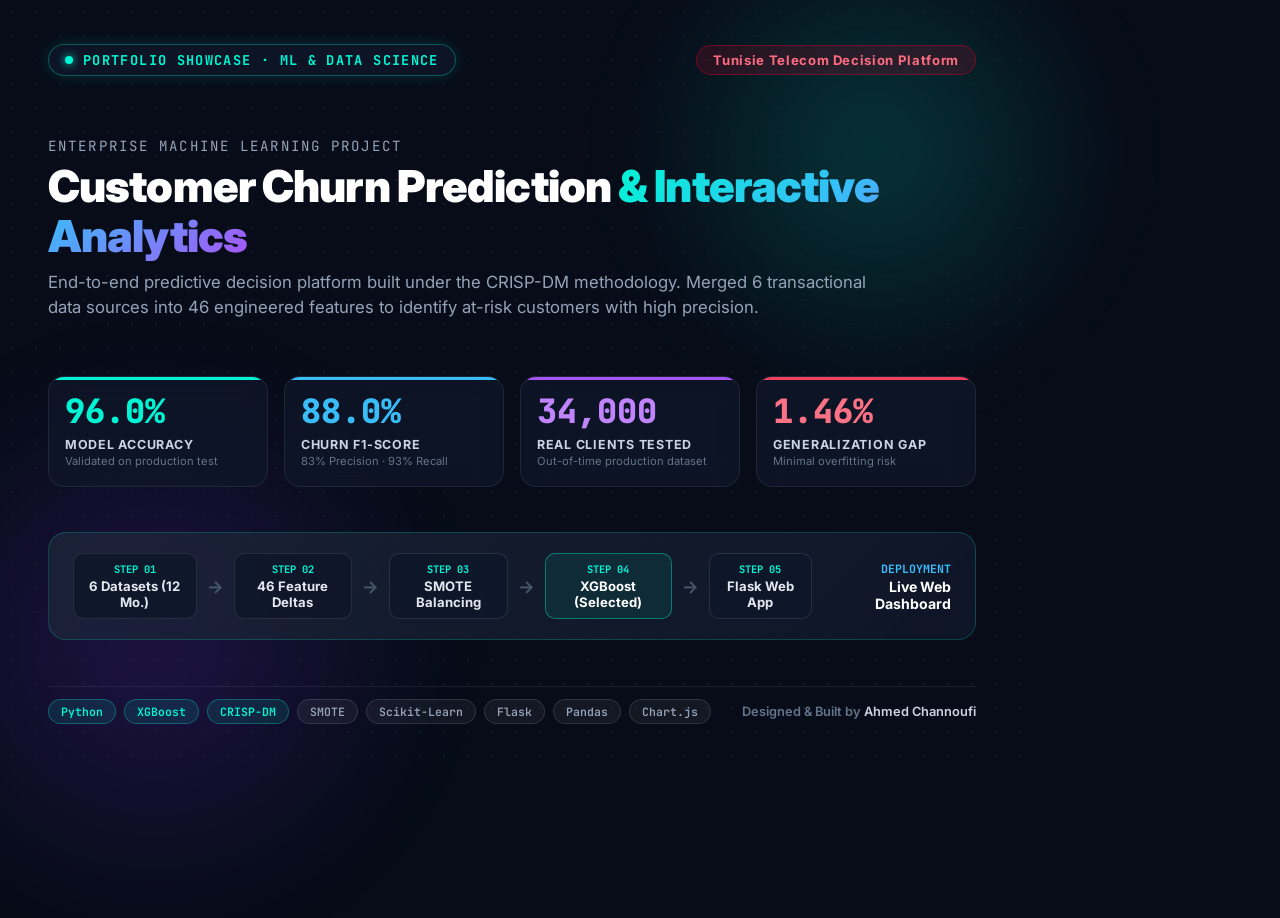
<file: fiverr_attachments/slide1.html>
<!DOCTYPE html>
<html lang="en">
<head>
  <meta charset="UTF-8">
  <title>Slide 1 - Customer Churn Prediction Showcase</title>
  <link rel="preconnect" href="https://fonts.googleapis.com">
  <link rel="preconnect" href="https://fonts.gstatic.com" crossorigin>
  <link href="https://fonts.googleapis.com/css2?family=Inter:wght@400;500;600;700;800;900&family=JetBrains+Mono:wght@500;700&display=swap" rel="stylesheet">
  <style>
    * { box-sizing: border-box; margin: 0; padding: 0; }
    body {
      width: 1024px;
      height: 768px;
      overflow: hidden;
      background: #070c18;
      font-family: 'Inter', sans-serif;
      color: #f1f5f9;
      position: relative;
    }
    /* Glows */
    .glow-cyan {
      position: absolute;
      width: 500px;
      height: 500px;
      border-radius: 50%;
      background: radial-gradient(circle, rgba(0, 245, 212, 0.18) 0%, transparent 70%);
      top: -100px;
      right: -100px;
      filter: blur(40px);
      pointer-events: none;
    }
    .glow-purple {
      position: absolute;
      width: 550px;
      height: 550px;
      border-radius: 50%;
      background: radial-gradient(circle, rgba(123, 47, 247, 0.22) 0%, transparent 70%);
      bottom: -150px;
      left: -120px;
      filter: blur(50px);
      pointer-events: none;
    }
    .grid-bg {
      position: absolute;
      inset: 0;
      background-image: radial-gradient(#1e293b 1px, transparent 1px);
      background-size: 24px 24px;
      opacity: 0.35;
      pointer-events: none;
    }

    .container {
      position: relative;
      z-index: 10;
      width: 1024px;
      height: 768px;
      padding: 44px 48px;
      display: flex;
      flex-direction: column;
      justify-content: space-between;
    }

    /* Top Bar */
    .top-bar {
      display: flex;
      justify-content: space-between;
      align-items: center;
    }
    .brand-pill {
      display: inline-flex;
      align-items: center;
      gap: 10px;
      background: rgba(15, 23, 42, 0.85);
      border: 1px solid rgba(0, 245, 212, 0.3);
      padding: 6px 16px;
      border-radius: 50px;
      box-shadow: 0 0 15px rgba(0, 245, 212, 0.15);
    }
    .dot-live {
      width: 8px;
      height: 8px;
      background: #00f5d4;
      border-radius: 50%;
      box-shadow: 0 0 8px #00f5d4;
    }
    .brand-text {
      font-size: 0.85rem;
      font-weight: 700;
      letter-spacing: 0.1em;
      text-transform: uppercase;
      color: #00f5d4;
      font-family: 'JetBrains Mono', monospace;
    }
    .telecom-badge {
      display: inline-flex;
      align-items: center;
      gap: 8px;
      background: rgba(228, 0, 43, 0.15);
      border: 1px solid rgba(228, 0, 43, 0.4);
      color: #ff6b81;
      padding: 6px 16px;
      border-radius: 50px;
      font-size: 0.82rem;
      font-weight: 700;
      letter-spacing: 0.05em;
    }

    /* Main Header */
    .main-header {
      margin-top: 15px;
    }
    .tagline {
      font-size: 0.88rem;
      font-family: 'JetBrains Mono', monospace;
      color: #94a3b8;
      text-transform: uppercase;
      letter-spacing: 0.15em;
      margin-bottom: 6px;
    }
    h1 {
      font-size: 2.75rem;
      font-weight: 900;
      line-height: 1.15;
      letter-spacing: -0.02em;
      color: #ffffff;
    }
    h1 span {
      background: linear-gradient(135deg, #00f5d4 0%, #38bdf8 50%, #a855f7 100%);
      -webkit-background-clip: text;
      -webkit-text-fill-color: transparent;
    }
    .subtitle {
      font-size: 1.05rem;
      color: #94a3b8;
      margin-top: 8px;
      max-width: 820px;
      line-height: 1.5;
    }

    /* 4 Stat Cards */
    .stats-grid {
      display: grid;
      grid-template-columns: repeat(4, 1fr);
      gap: 16px;
      margin-top: 10px;
    }
    .stat-card {
      background: rgba(15, 23, 42, 0.75);
      border: 1px solid rgba(255, 255, 255, 0.08);
      border-radius: 16px;
      padding: 18px 16px;
      backdrop-filter: blur(12px);
      position: relative;
      overflow: hidden;
    }
    .stat-card::before {
      content: '';
      position: absolute;
      top: 0; left: 0; right: 0;
      height: 3px;
    }
    .stat-card.c1::before { background: #00f5d4; }
    .stat-card.c2::before { background: #38bdf8; }
    .stat-card.c3::before { background: #a855f7; }
    .stat-card.c4::before { background: #f43f5e; }
    .stat-val {
      font-size: 2.1rem;
      font-weight: 900;
      color: #fff;
      font-family: 'JetBrains Mono', monospace;
      line-height: 1;
    }
    .stat-val.c1 { color: #00f5d4; }
    .stat-val.c2 { color: #38bdf8; }
    .stat-val.c3 { color: #c084fc; }
    .stat-val.c4 { color: #fb7185; }
    .stat-label {
      font-size: 0.78rem;
      font-weight: 700;
      color: #cbd5e1;
      text-transform: uppercase;
      letter-spacing: 0.06em;
      margin-top: 8px;
    }
    .stat-sub {
      font-size: 0.7rem;
      color: #64748b;
      margin-top: 2px;
    }

    /* Visual Showcase Preview Box */
    .preview-box {
      background: linear-gradient(135deg, rgba(30, 41, 59, 0.7), rgba(15, 23, 42, 0.85));
      border: 1px solid rgba(0, 245, 212, 0.2);
      border-radius: 18px;
      padding: 20px 24px;
      display: flex;
      align-items: center;
      justify-content: space-between;
      gap: 20px;
    }
    .pipeline-steps {
      display: flex;
      align-items: center;
      gap: 10px;
    }
    .p-step {
      background: rgba(15, 23, 42, 0.9);
      border: 1px solid rgba(255, 255, 255, 0.1);
      padding: 8px 14px;
      border-radius: 10px;
      text-align: center;
    }
    .p-step-num {
      font-size: 0.65rem;
      font-family: 'JetBrains Mono', monospace;
      color: #00f5d4;
      font-weight: 700;
      text-transform: uppercase;
    }
    .p-step-title {
      font-size: 0.82rem;
      font-weight: 700;
      color: #e2e8f0;
      margin-top: 2px;
    }
    .p-arrow {
      color: #475569;
      font-size: 1.1rem;
      font-weight: bold;
    }

    /* Bottom Tags */
    .bottom-bar {
      display: flex;
      justify-content: space-between;
      align-items: center;
      padding-top: 12px;
      border-top: 1px solid rgba(255, 255, 255, 0.08);
    }
    .tech-chips {
      display: flex;
      gap: 8px;
      flex-wrap: wrap;
    }
    .chip {
      font-size: 0.72rem;
      font-family: 'JetBrains Mono', monospace;
      background: rgba(255, 255, 255, 0.05);
      border: 1px solid rgba(255, 255, 255, 0.12);
      color: #94a3b8;
      padding: 4px 12px;
      border-radius: 50px;
      font-weight: 600;
    }
    .chip.highlight {
      background: rgba(0, 245, 212, 0.1);
      border-color: rgba(0, 245, 212, 0.3);
      color: #00f5d4;
    }
    .author-credit {
      font-size: 0.8rem;
      color: #64748b;
      font-weight: 600;
    }
    .author-credit span {
      color: #cbd5e1;
    }
  </style>
</head>
<body>

  <div class="glow-cyan"></div>
  <div class="glow-purple"></div>
  <div class="grid-bg"></div>

  <div class="container">
    
    <!-- Top Row -->
    <div class="top-bar">
      <div class="brand-pill">
        <span class="dot-live"></span>
        <span class="brand-text">Portfolio Showcase · ML & Data Science</span>
      </div>
      <div class="telecom-badge">
        <span>Tunisie Telecom Decision Platform</span>
      </div>
    </div>

    <!-- Main Title -->
    <div class="main-header">
      <div class="tagline">Enterprise Machine Learning Project</div>
      <h1>Customer Churn Prediction <span>& Interactive Analytics</span></h1>
      <p class="subtitle">End-to-end predictive decision platform built under the CRISP-DM methodology. Merged 6 transactional data sources into 46 engineered features to identify at-risk customers with high precision.</p>
    </div>

    <!-- 4 High Impact Stats -->
    <div class="stats-grid">
      <div class="stat-card c1">
        <div class="stat-val c1">96.0%</div>
        <div class="stat-label">Model Accuracy</div>
        <div class="stat-sub">Validated on production test</div>
      </div>
      <div class="stat-card c2">
        <div class="stat-val c2">88.0%</div>
        <div class="stat-label">Churn F1-Score</div>
        <div class="stat-sub">83% Precision · 93% Recall</div>
      </div>
      <div class="stat-card c3">
        <div class="stat-val c3">34,000</div>
        <div class="stat-label">Real Clients Tested</div>
        <div class="stat-sub">Out-of-time production dataset</div>
      </div>
      <div class="stat-card c4">
        <div class="stat-val c4">1.46%</div>
        <div class="stat-label">Generalization Gap</div>
        <div class="stat-sub">Minimal overfitting risk</div>
      </div>
    </div>

    <!-- Pipeline Workflow Box -->
    <div class="preview-box">
      <div class="pipeline-steps">
        <div class="p-step">
          <div class="p-step-num">Step 01</div>
          <div class="p-step-title">6 Datasets (12 Mo.)</div>
        </div>
        <div class="p-arrow">→</div>
        <div class="p-step">
          <div class="p-step-num">Step 02</div>
          <div class="p-step-title">46 Feature Deltas</div>
        </div>
        <div class="p-arrow">→</div>
        <div class="p-step">
          <div class="p-step-num">Step 03</div>
          <div class="p-step-title">SMOTE Balancing</div>
        </div>
        <div class="p-arrow">→</div>
        <div class="p-step" style="border-color: rgba(0,245,212,0.4); background: rgba(0,245,212,0.08);">
          <div class="p-step-num" style="color:#00f5d4;">Step 04</div>
          <div class="p-step-title" style="color:#fff;">XGBoost (Selected)</div>
        </div>
        <div class="p-arrow">→</div>
        <div class="p-step">
          <div class="p-step-num">Step 05</div>
          <div class="p-step-title">Flask Web App</div>
        </div>
      </div>
      <div style="text-align: right;">
        <div style="font-size: 0.72rem; font-family:'JetBrains Mono'; color:#38bdf8; font-weight:700; text-transform:uppercase;">Deployment</div>
        <div style="font-size: 0.88rem; font-weight:700; color:#fff; margin-top:2px;">Live Web Dashboard</div>
      </div>
    </div>

    <!-- Bottom Bar -->
    <div class="bottom-bar">
      <div class="tech-chips">
        <span class="chip highlight">Python</span>
        <span class="chip highlight">XGBoost</span>
        <span class="chip highlight">CRISP-DM</span>
        <span class="chip">SMOTE</span>
        <span class="chip">Scikit-Learn</span>
        <span class="chip">Flask</span>
        <span class="chip">Pandas</span>
        <span class="chip">Chart.js</span>
      </div>
      <div class="author-credit">
        Designed & Built by <span>Ahmed Channoufi</span>
      </div>
    </div>

  </div>

</body>
</html>
</file>
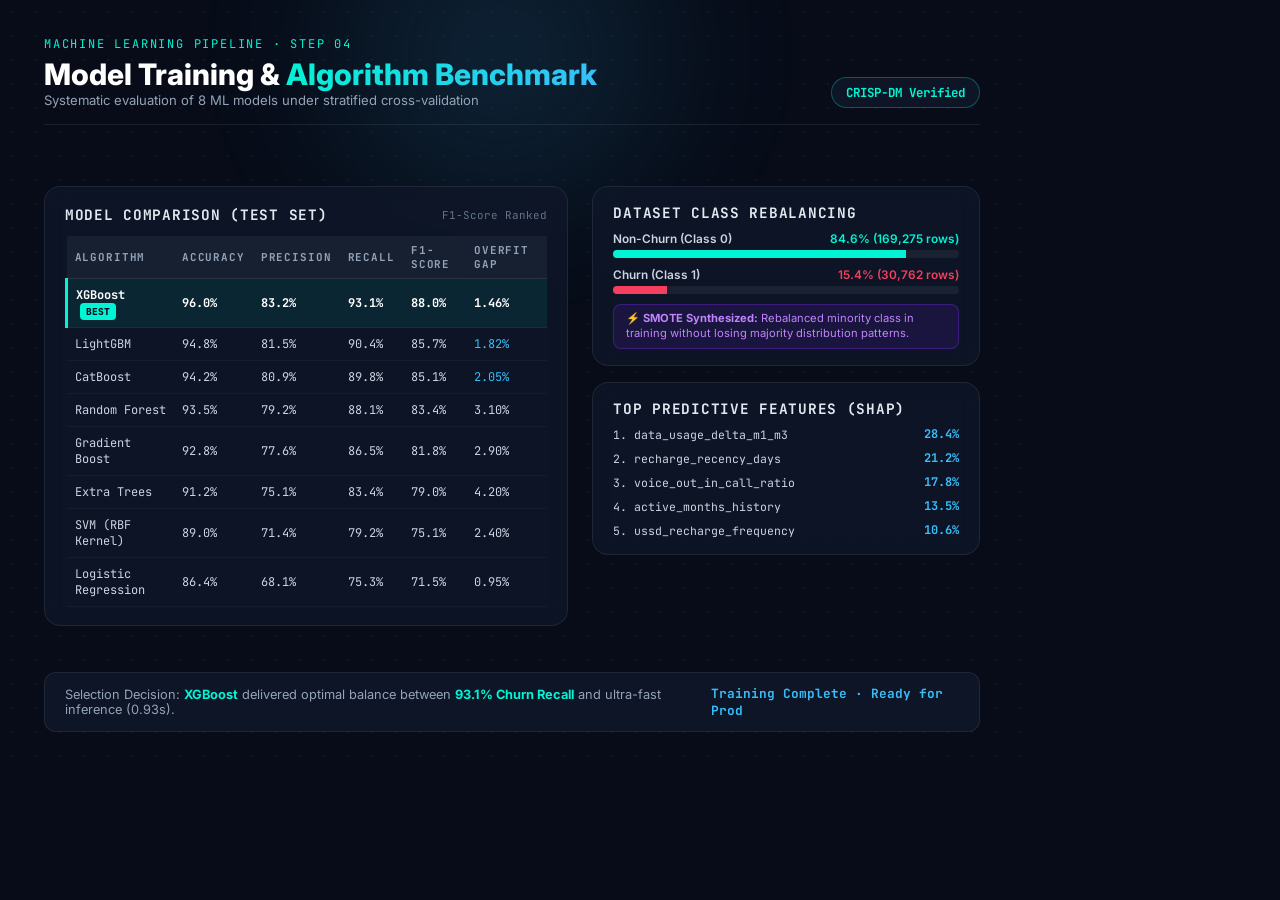
<file: fiverr_attachments/slide2.html>
<!DOCTYPE html>
<html lang="en">
<head>
  <meta charset="UTF-8">
  <title>Slide 2 - Model Training & Algorithm Benchmark</title>
  <link rel="preconnect" href="https://fonts.googleapis.com">
  <link rel="preconnect" href="https://fonts.gstatic.com" crossorigin>
  <link href="https://fonts.googleapis.com/css2?family=Inter:wght@400;500;600;700;800;900&family=JetBrains+Mono:wght@500;700&display=swap" rel="stylesheet">
  <style>
    * { box-sizing: border-box; margin: 0; padding: 0; }
    body {
      width: 1024px;
      height: 768px;
      overflow: hidden;
      background: #070c18;
      font-family: 'Inter', sans-serif;
      color: #f1f5f9;
      position: relative;
    }
    .grid-bg {
      position: absolute;
      inset: 0;
      background-image: radial-gradient(#1e293b 1px, transparent 1px);
      background-size: 24px 24px;
      opacity: 0.35;
      pointer-events: none;
    }
    .glow-top {
      position: absolute;
      width: 600px;
      height: 350px;
      border-radius: 50%;
      background: radial-gradient(circle, rgba(56, 189, 248, 0.15) 0%, transparent 70%);
      top: -120px;
      left: 200px;
      filter: blur(50px);
      pointer-events: none;
    }

    .container {
      position: relative;
      z-index: 10;
      width: 1024px;
      height: 768px;
      padding: 36px 44px;
      display: flex;
      flex-direction: column;
      justify-content: space-between;
    }

    /* Header */
    .header {
      display: flex;
      justify-content: space-between;
      align-items: flex-end;
      border-bottom: 1px solid rgba(255, 255, 255, 0.08);
      padding-bottom: 16px;
    }
    .header-tag {
      font-size: 0.75rem;
      font-family: 'JetBrains Mono', monospace;
      text-transform: uppercase;
      letter-spacing: 0.15em;
      color: #00f5d4;
      margin-bottom: 4px;
    }
    h2 {
      font-size: 1.85rem;
      font-weight: 800;
      color: #fff;
    }
    h2 span {
      background: linear-gradient(135deg, #00f5d4, #38bdf8);
      -webkit-background-clip: text;
      -webkit-text-fill-color: transparent;
    }
    .header-sub {
      font-size: 0.82rem;
      color: #94a3b8;
    }
    .algo-pill {
      background: rgba(15, 23, 42, 0.9);
      border: 1px solid rgba(0, 245, 212, 0.3);
      padding: 6px 14px;
      border-radius: 30px;
      font-size: 0.78rem;
      font-family: 'JetBrains Mono', monospace;
      color: #00f5d4;
      font-weight: 700;
    }

    /* Content Layout (2 Columns) */
    .content-grid {
      display: grid;
      grid-template-columns: 1.15fr 0.85fr;
      gap: 24px;
      margin-top: 14px;
    }

    /* Left: Benchmark Table */
    .table-card {
      background: rgba(15, 23, 42, 0.75);
      border: 1px solid rgba(255, 255, 255, 0.08);
      border-radius: 16px;
      padding: 18px 20px;
      backdrop-filter: blur(10px);
    }
    .card-title-row {
      display: flex;
      justify-content: space-between;
      align-items: center;
      margin-bottom: 12px;
    }
    .card-heading {
      font-size: 0.9rem;
      font-weight: 700;
      color: #e2e8f0;
      text-transform: uppercase;
      letter-spacing: 0.05em;
      font-family: 'JetBrains Mono', monospace;
    }
    table {
      width: 100%;
      border-collapse: collapse;
      font-family: 'JetBrains Mono', monospace;
      font-size: 0.75rem;
    }
    th {
      text-align: left;
      padding: 7px 8px;
      background: rgba(30, 41, 59, 0.6);
      color: #94a3b8;
      font-size: 0.68rem;
      text-transform: uppercase;
      letter-spacing: 0.08em;
      border-bottom: 1px solid rgba(255, 255, 255, 0.08);
    }
    td {
      padding: 8px 8px;
      border-bottom: 1px solid rgba(255, 255, 255, 0.04);
      color: #cbd5e1;
    }
    tr.best-row {
      background: rgba(0, 245, 212, 0.08);
      border-left: 3px solid #00f5d4;
    }
    tr.best-row td {
      color: #fff;
      font-weight: 700;
    }
    .badge-sel {
      background: #00f5d4;
      color: #070c18;
      font-size: 0.6rem;
      padding: 2px 6px;
      border-radius: 4px;
      font-weight: 800;
      margin-left: 4px;
    }
    .metric-high { color: #00f5d4; font-weight: 700; }
    .gap-low { color: #38bdf8; }

    /* Right Column: Preprocessing & Features */
    .right-col {
      display: flex;
      flex-direction: column;
      gap: 16px;
    }
    .box-card {
      background: rgba(15, 23, 42, 0.75);
      border: 1px solid rgba(255, 255, 255, 0.08);
      border-radius: 16px;
      padding: 16px 20px;
      backdrop-filter: blur(10px);
    }
    /* SMOTE bars */
    .dist-bar-group {
      margin-top: 10px;
    }
    .dist-label-row {
      display: flex;
      justify-content: space-between;
      font-size: 0.74rem;
      margin-bottom: 4px;
      font-weight: 600;
      color: #cbd5e1;
    }
    .bar-track {
      height: 8px;
      background: rgba(255, 255, 255, 0.06);
      border-radius: 4px;
      overflow: hidden;
      margin-bottom: 10px;
    }
    .bar-fill-green { width: 84.6%; height: 100%; background: #00f5d4; }
    .bar-fill-red { width: 15.4%; height: 100%; background: #f43f5e; }
    .smote-pill-banner {
      background: rgba(123, 47, 247, 0.12);
      border: 1px solid rgba(123, 47, 247, 0.35);
      padding: 6px 12px;
      border-radius: 8px;
      font-size: 0.7rem;
      color: #c084fc;
      margin-top: 6px;
      line-height: 1.4;
    }

    /* Top Features */
    .feat-item {
      display: flex;
      justify-content: space-between;
      align-items: center;
      margin-top: 8px;
      font-size: 0.75rem;
    }
    .feat-name {
      font-family: 'JetBrains Mono', monospace;
      color: #cbd5e1;
      font-size: 0.72rem;
    }
    .feat-pct {
      font-family: 'JetBrains Mono', monospace;
      font-weight: 700;
      color: #38bdf8;
    }

    /* Bottom Summary Bar */
    .bottom-summary {
      background: rgba(15, 23, 42, 0.9);
      border: 1px solid rgba(255, 255, 255, 0.08);
      border-radius: 12px;
      padding: 12px 20px;
      display: flex;
      justify-content: space-between;
      align-items: center;
      font-size: 0.8rem;
      color: #94a3b8;
    }
    .bottom-summary strong {
      color: #00f5d4;
    }
  </style>
</head>
<body>

  <div class="grid-bg"></div>
  <div class="glow-top"></div>

  <div class="container">
    
    <!-- Header -->
    <div class="header">
      <div>
        <div class="header-tag">Machine Learning Pipeline · Step 04</div>
        <h2>Model Training & <span>Algorithm Benchmark</span></h2>
        <div class="header-sub">Systematic evaluation of 8 ML models under stratified cross-validation</div>
      </div>
      <div class="algo-pill">
        CRISP-DM Verified
      </div>
    </div>

    <!-- Content Grid -->
    <div class="content-grid">
      
      <!-- Left: Benchmark Table -->
      <div class="table-card">
        <div class="card-title-row">
          <div class="card-heading">Model Comparison (Test Set)</div>
          <span style="font-size:0.68rem; color:#64748b; font-family:'JetBrains Mono';">F1-Score Ranked</span>
        </div>
        <table>
          <thead>
            <tr>
              <th>Algorithm</th>
              <th>Accuracy</th>
              <th>Precision</th>
              <th>Recall</th>
              <th>F1-Score</th>
              <th>Overfit Gap</th>
            </tr>
          </thead>
          <tbody>
            <tr class="best-row">
              <td>XGBoost <span class="badge-sel">BEST</span></td>
              <td class="metric-high">96.0%</td>
              <td class="metric-high">83.2%</td>
              <td class="metric-high">93.1%</td>
              <td class="metric-high">88.0%</td>
              <td class="gap-low">1.46%</td>
            </tr>
            <tr>
              <td>LightGBM</td>
              <td>94.8%</td>
              <td>81.5%</td>
              <td>90.4%</td>
              <td>85.7%</td>
              <td class="gap-low">1.82%</td>
            </tr>
            <tr>
              <td>CatBoost</td>
              <td>94.2%</td>
              <td>80.9%</td>
              <td>89.8%</td>
              <td>85.1%</td>
              <td class="gap-low">2.05%</td>
            </tr>
            <tr>
              <td>Random Forest</td>
              <td>93.5%</td>
              <td>79.2%</td>
              <td>88.1%</td>
              <td>83.4%</td>
              <td>3.10%</td>
            </tr>
            <tr>
              <td>Gradient Boost</td>
              <td>92.8%</td>
              <td>77.6%</td>
              <td>86.5%</td>
              <td>81.8%</td>
              <td>2.90%</td>
            </tr>
            <tr>
              <td>Extra Trees</td>
              <td>91.2%</td>
              <td>75.1%</td>
              <td>83.4%</td>
              <td>79.0%</td>
              <td>4.20%</td>
            </tr>
            <tr>
              <td>SVM (RBF Kernel)</td>
              <td>89.0%</td>
              <td>71.4%</td>
              <td>79.2%</td>
              <td>75.1%</td>
              <td>2.40%</td>
            </tr>
            <tr>
              <td>Logistic Regression</td>
              <td>86.4%</td>
              <td>68.1%</td>
              <td>75.3%</td>
              <td>71.5%</td>
              <td>0.95%</td>
            </tr>
          </tbody>
        </table>
      </div>

      <!-- Right: Preprocessing & Top Features -->
      <div class="right-col">
        
        <!-- SMOTE Rebalancing Box -->
        <div class="box-card">
          <div class="card-heading">Dataset Class Rebalancing</div>
          <div class="dist-bar-group">
            <div class="dist-label-row">
              <span>Non-Churn (Class 0)</span>
              <span style="color:#00f5d4;">84.6% (169,275 rows)</span>
            </div>
            <div class="bar-track">
              <div class="bar-fill-green"></div>
            </div>
            <div class="dist-label-row">
              <span>Churn (Class 1)</span>
              <span style="color:#f43f5e;">15.4% (30,762 rows)</span>
            </div>
            <div class="bar-track">
              <div class="bar-fill-red"></div>
            </div>
          </div>
          <div class="smote-pill-banner">
            ⚡ <strong>SMOTE Synthesized:</strong> Rebalanced minority class in training without losing majority distribution patterns.
          </div>
        </div>

        <!-- Top Features Box -->
        <div class="box-card">
          <div class="card-heading">Top Predictive Features (SHAP)</div>
          <div class="feat-item">
            <span class="feat-name">1. data_usage_delta_m1_m3</span>
            <span class="feat-pct">28.4%</span>
          </div>
          <div class="feat-item">
            <span class="feat-name">2. recharge_recency_days</span>
            <span class="feat-pct">21.2%</span>
          </div>
          <div class="feat-item">
            <span class="feat-name">3. voice_out_in_call_ratio</span>
            <span class="feat-pct">17.8%</span>
          </div>
          <div class="feat-item">
            <span class="feat-name">4. active_months_history</span>
            <span class="feat-pct">13.5%</span>
          </div>
          <div class="feat-item">
            <span class="feat-name">5. ussd_recharge_frequency</span>
            <span class="feat-pct">10.6%</span>
          </div>
        </div>

      </div>

    </div>

    <!-- Bottom Summary Bar -->
    <div class="bottom-summary">
      <div>Selection Decision: <strong>XGBoost</strong> delivered optimal balance between <strong>93.1% Churn Recall</strong> and ultra-fast inference (0.93s).</div>
      <div style="font-family:'JetBrains Mono'; font-weight:700; color:#38bdf8;">Training Complete · Ready for Prod</div>
    </div>

  </div>

</body>
</html>
</file>
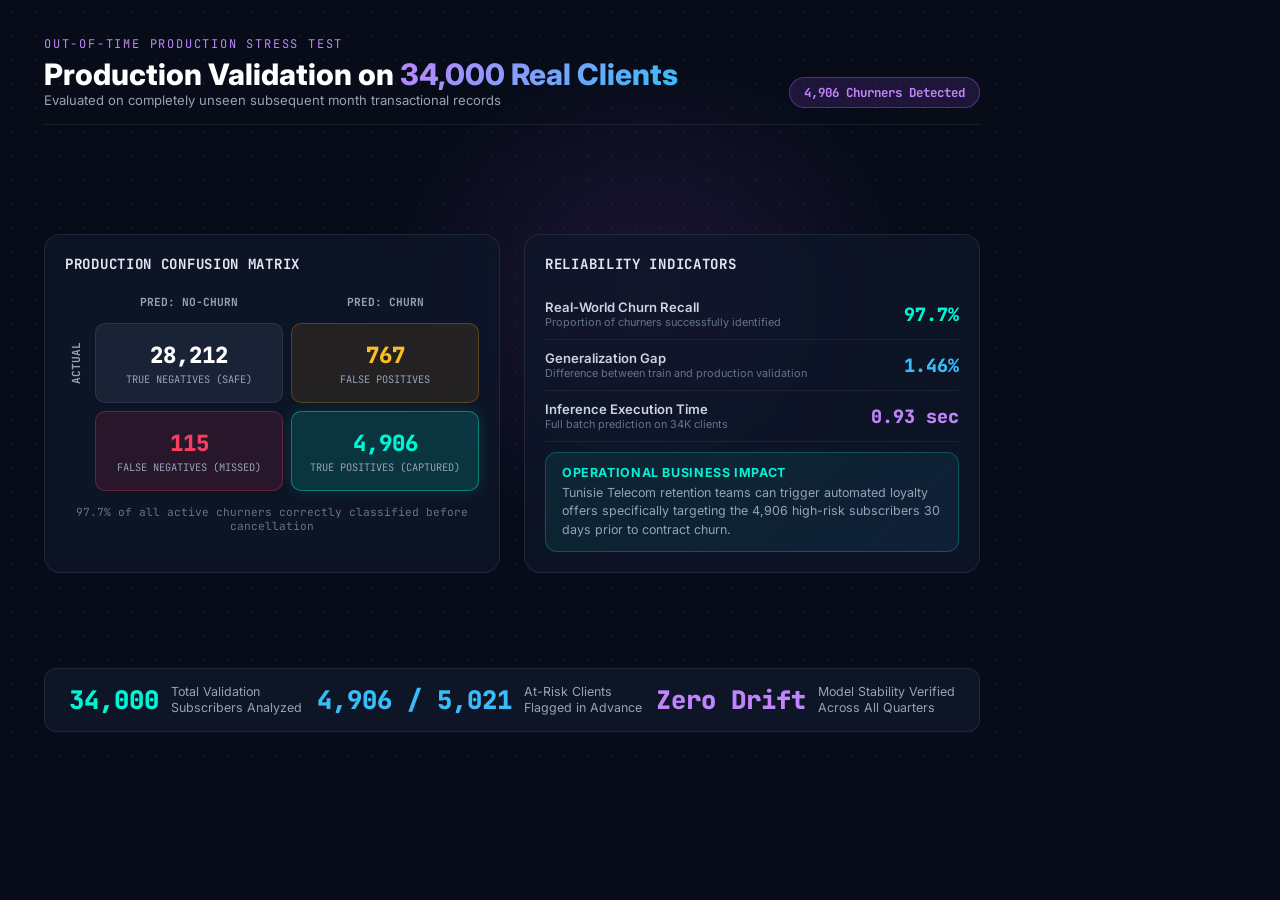
<file: fiverr_attachments/slide3.html>
<!DOCTYPE html>
<html lang="en">
<head>
  <meta charset="UTF-8">
  <title>Slide 3 - Production Validation on 34,000 Real Clients</title>
  <link rel="preconnect" href="https://fonts.googleapis.com">
  <link rel="preconnect" href="https://fonts.gstatic.com" crossorigin>
  <link href="https://fonts.googleapis.com/css2?family=Inter:wght@400;500;600;700;800;900&family=JetBrains+Mono:wght@500;700&display=swap" rel="stylesheet">
  <style>
    * { box-sizing: border-box; margin: 0; padding: 0; }
    body {
      width: 1024px;
      height: 768px;
      overflow: hidden;
      background: #070c18;
      font-family: 'Inter', sans-serif;
      color: #f1f5f9;
      position: relative;
    }
    .grid-bg {
      position: absolute;
      inset: 0;
      background-image: radial-gradient(#1e293b 1px, transparent 1px);
      background-size: 24px 24px;
      opacity: 0.35;
      pointer-events: none;
    }
    .glow-center {
      position: absolute;
      width: 650px;
      height: 400px;
      border-radius: 50%;
      background: radial-gradient(circle, rgba(168, 85, 247, 0.15) 0%, transparent 70%);
      top: 100px;
      right: 50px;
      filter: blur(50px);
      pointer-events: none;
    }

    .container {
      position: relative;
      z-index: 10;
      width: 1024px;
      height: 768px;
      padding: 36px 44px;
      display: flex;
      flex-direction: column;
      justify-content: space-between;
    }

    /* Header */
    .header {
      display: flex;
      justify-content: space-between;
      align-items: flex-end;
      border-bottom: 1px solid rgba(255, 255, 255, 0.08);
      padding-bottom: 16px;
    }
    .header-tag {
      font-size: 0.75rem;
      font-family: 'JetBrains Mono', monospace;
      text-transform: uppercase;
      letter-spacing: 0.15em;
      color: #c084fc;
      margin-bottom: 4px;
    }
    h2 {
      font-size: 1.85rem;
      font-weight: 800;
      color: #fff;
    }
    h2 span {
      background: linear-gradient(135deg, #c084fc, #38bdf8);
      -webkit-background-clip: text;
      -webkit-text-fill-color: transparent;
    }
    .header-sub {
      font-size: 0.82rem;
      color: #94a3b8;
    }
    .val-badge {
      background: rgba(168, 85, 247, 0.15);
      border: 1px solid rgba(168, 85, 247, 0.4);
      padding: 6px 14px;
      border-radius: 30px;
      font-size: 0.78rem;
      font-family: 'JetBrains Mono', monospace;
      color: #c084fc;
      font-weight: 700;
    }

    /* Layout Grid */
    .main-grid {
      display: grid;
      grid-template-columns: 1fr 1fr;
      gap: 24px;
      margin-top: 14px;
    }

    /* Left Card: Confusion Matrix */
    .matrix-card {
      background: rgba(15, 23, 42, 0.75);
      border: 1px solid rgba(255, 255, 255, 0.08);
      border-radius: 16px;
      padding: 20px;
      backdrop-filter: blur(10px);
    }
    .card-heading {
      font-size: 0.88rem;
      font-weight: 700;
      color: #e2e8f0;
      text-transform: uppercase;
      letter-spacing: 0.05em;
      font-family: 'JetBrains Mono', monospace;
      margin-bottom: 16px;
    }

    .matrix-grid {
      display: grid;
      grid-template-columns: auto 1fr 1fr;
      gap: 8px;
      font-family: 'JetBrains Mono', monospace;
    }
    .m-header {
      font-size: 0.7rem;
      color: #94a3b8;
      text-align: center;
      padding: 6px;
      font-weight: 700;
      text-transform: uppercase;
    }
    .m-side-label {
      writing-mode: vertical-lr;
      transform: rotate(180deg);
      font-size: 0.7rem;
      color: #94a3b8;
      text-align: center;
      padding: 4px;
      font-weight: 700;
      text-transform: uppercase;
    }
    .matrix-cell {
      border-radius: 10px;
      padding: 16px 12px;
      text-align: center;
      display: flex;
      flex-direction: column;
      justify-content: center;
      align-items: center;
    }
    .cell-tn {
      background: rgba(30, 41, 59, 0.8);
      border: 1px solid rgba(255, 255, 255, 0.08);
    }
    .cell-tp {
      background: rgba(0, 245, 212, 0.15);
      border: 1px solid rgba(0, 245, 212, 0.4);
      box-shadow: 0 0 15px rgba(0, 245, 212, 0.15);
    }
    .cell-fp {
      background: rgba(245, 158, 11, 0.1);
      border: 1px solid rgba(245, 158, 11, 0.25);
    }
    .cell-fn {
      background: rgba(244, 63, 94, 0.12);
      border: 1px solid rgba(244, 63, 94, 0.3);
    }
    .cell-num {
      font-size: 1.4rem;
      font-weight: 900;
      color: #fff;
    }
    .cell-desc {
      font-size: 0.65rem;
      color: #94a3b8;
      margin-top: 2px;
      text-transform: uppercase;
    }

    /* Right Card: Validation Telemetry */
    .telemetry-card {
      background: rgba(15, 23, 42, 0.75);
      border: 1px solid rgba(255, 255, 255, 0.08);
      border-radius: 16px;
      padding: 20px;
      backdrop-filter: blur(10px);
      display: flex;
      flex-direction: column;
      justify-content: space-between;
    }
    .metric-row {
      display: flex;
      justify-content: space-between;
      align-items: center;
      padding: 10px 0;
      border-bottom: 1px solid rgba(255, 255, 255, 0.06);
    }
    .m-title {
      font-size: 0.82rem;
      font-weight: 600;
      color: #cbd5e1;
    }
    .m-sub {
      font-size: 0.68rem;
      color: #64748b;
    }
    .m-value {
      font-family: 'JetBrains Mono', monospace;
      font-size: 1.15rem;
      font-weight: 800;
    }

    .callout-box {
      background: linear-gradient(135deg, rgba(0, 245, 212, 0.08), rgba(56, 189, 248, 0.08));
      border: 1px solid rgba(0, 245, 212, 0.25);
      border-radius: 12px;
      padding: 12px 16px;
      margin-top: 10px;
    }
    .callout-title {
      font-size: 0.78rem;
      font-weight: 700;
      color: #00f5d4;
      text-transform: uppercase;
      letter-spacing: 0.05em;
      margin-bottom: 4px;
    }
    .callout-text {
      font-size: 0.78rem;
      color: #94a3b8;
      line-height: 1.45;
    }

    /* Bottom Impact Banner */
    .bottom-banner {
      background: rgba(15, 23, 42, 0.9);
      border: 1px solid rgba(255, 255, 255, 0.08);
      border-radius: 12px;
      padding: 14px 24px;
      display: flex;
      justify-content: space-between;
      align-items: center;
    }
    .impact-stat {
      display: flex;
      align-items: center;
      gap: 12px;
    }
    .impact-num {
      font-size: 1.6rem;
      font-weight: 900;
      color: #00f5d4;
      font-family: 'JetBrains Mono', monospace;
    }
    .impact-lbl {
      font-size: 0.78rem;
      color: #94a3b8;
      line-height: 1.3;
    }
  </style>
</head>
<body>

  <div class="grid-bg"></div>
  <div class="glow-center"></div>

  <div class="container">
    
    <!-- Header -->
    <div class="header">
      <div>
        <div class="header-tag">Out-Of-Time Production Stress Test</div>
        <h2>Production Validation on <span>34,000 Real Clients</span></h2>
        <div class="header-sub">Evaluated on completely unseen subsequent month transactional records</div>
      </div>
      <div class="val-badge">
        4,906 Churners Detected
      </div>
    </div>

    <!-- Main Grid -->
    <div class="main-grid">
      
      <!-- Left: Confusion Matrix -->
      <div class="matrix-card">
        <div class="card-heading">Production Confusion Matrix</div>
        
        <div class="matrix-grid">
          <div></div>
          <div class="m-header">Pred: No-Churn</div>
          <div class="m-header">Pred: Churn</div>

          <div class="m-side-label">Actual</div>

          <!-- TN -->
          <div class="matrix-cell cell-tn">
            <div class="cell-num">28,212</div>
            <div class="cell-desc">True Negatives (Safe)</div>
          </div>

          <!-- FP -->
          <div class="matrix-cell cell-fp">
            <div class="cell-num" style="color:#fbbf24;">767</div>
            <div class="cell-desc">False Positives</div>
          </div>

          <div></div>

          <!-- FN -->
          <div class="matrix-cell cell-fn">
            <div class="cell-num" style="color:#f43f5e;">115</div>
            <div class="cell-desc">False Negatives (Missed)</div>
          </div>

          <!-- TP -->
          <div class="matrix-cell cell-tp">
            <div class="cell-num" style="color:#00f5d4;">4,906</div>
            <div class="cell-desc">True Positives (Captured)</div>
          </div>
        </div>

        <div style="font-size:0.7rem; color:#64748b; font-family:'JetBrains Mono'; text-align:center; margin-top:14px;">
          97.7% of all active churners correctly classified before cancellation
        </div>
      </div>

      <!-- Right: Real-World Metrics -->
      <div class="telemetry-card">
        <div>
          <div class="card-heading">Reliability Indicators</div>

          <div class="metric-row">
            <div>
              <div class="m-title">Real-World Churn Recall</div>
              <div class="m-sub">Proportion of churners successfully identified</div>
            </div>
            <div class="m-value" style="color:#00f5d4;">97.7%</div>
          </div>

          <div class="metric-row">
            <div>
              <div class="m-title">Generalization Gap</div>
              <div class="m-sub">Difference between train and production validation</div>
            </div>
            <div class="m-value" style="color:#38bdf8;">1.46%</div>
          </div>

          <div class="metric-row">
            <div>
              <div class="m-title">Inference Execution Time</div>
              <div class="m-sub">Full batch prediction on 34K clients</div>
            </div>
            <div class="m-value" style="color:#c084fc;">0.93 sec</div>
          </div>
        </div>

        <div class="callout-box">
          <div class="callout-title">Operational Business Impact</div>
          <div class="callout-text">
            Tunisie Telecom retention teams can trigger automated loyalty offers specifically targeting the 4,906 high-risk subscribers 30 days prior to contract churn.
          </div>
        </div>
      </div>

    </div>

    <!-- Bottom Banner -->
    <div class="bottom-banner">
      <div class="impact-stat">
        <div class="impact-num">34,000</div>
        <div class="impact-lbl">Total Validation<br>Subscribers Analyzed</div>
      </div>
      <div class="impact-stat">
        <div class="impact-num" style="color:#38bdf8;">4,906 / 5,021</div>
        <div class="impact-lbl">At-Risk Clients<br>Flagged in Advance</div>
      </div>
      <div class="impact-stat">
        <div class="impact-num" style="color:#c084fc;">Zero Drift</div>
        <div class="impact-lbl">Model Stability Verified<br>Across All Quarters</div>
      </div>
    </div>

  </div>

</body>
</html>
</file>
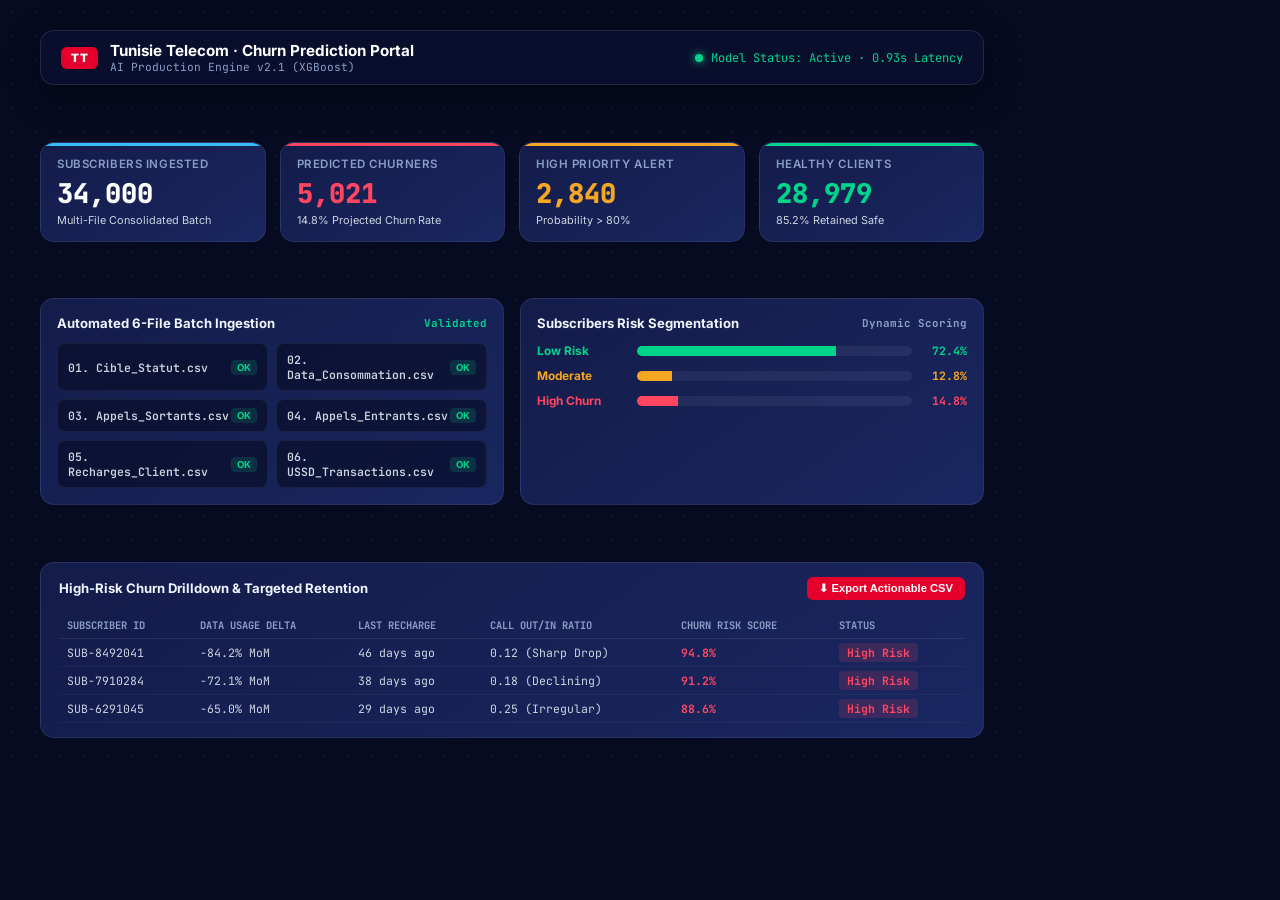
<file: fiverr_attachments/slide4.html>
<!DOCTYPE html>
<html lang="en">
<head>
  <meta charset="UTF-8">
  <title>Slide 4 - Interactive Flask Web Dashboard</title>
  <link rel="preconnect" href="https://fonts.googleapis.com">
  <link rel="preconnect" href="https://fonts.gstatic.com" crossorigin>
  <link href="https://fonts.googleapis.com/css2?family=Inter:wght@400;500;600;700;800;900&family=JetBrains+Mono:wght@500;700&display=swap" rel="stylesheet">
  <style>
    * { box-sizing: border-box; margin: 0; padding: 0; }
    body {
      width: 1024px;
      height: 768px;
      overflow: hidden;
      background: #060b22;
      font-family: 'Inter', sans-serif;
      color: #f1f5f9;
      position: relative;
    }
    .grid-bg {
      position: absolute;
      inset: 0;
      background-image: radial-gradient(#1e293b 1px, transparent 1px);
      background-size: 24px 24px;
      opacity: 0.35;
      pointer-events: none;
    }

    .container {
      position: relative;
      z-index: 10;
      width: 1024px;
      height: 768px;
      padding: 30px 40px;
      display: flex;
      flex-direction: column;
      justify-content: space-between;
    }

    /* Top Mockup Navigation */
    .mock-nav {
      background: rgba(10, 15, 46, 0.95);
      border: 1px solid rgba(255, 255, 255, 0.1);
      border-radius: 14px;
      padding: 10px 20px;
      display: flex;
      justify-content: space-between;
      align-items: center;
      box-shadow: 0 10px 30px rgba(0, 0, 0, 0.5);
    }
    .nav-brand {
      display: flex;
      align-items: center;
      gap: 12px;
    }
    .tt-badge {
      background: #e4002b;
      color: #fff;
      font-size: 0.72rem;
      font-weight: 900;
      padding: 4px 10px;
      border-radius: 6px;
      letter-spacing: 0.05em;
    }
    .app-title {
      font-size: 0.95rem;
      font-weight: 700;
      color: #fff;
    }
    .app-ver {
      font-size: 0.7rem;
      font-family: 'JetBrains Mono', monospace;
      color: #8b9ec7;
    }
    .nav-status {
      display: flex;
      align-items: center;
      gap: 8px;
      font-size: 0.75rem;
      font-family: 'JetBrains Mono', monospace;
      color: #00d48b;
    }
    .status-dot {
      width: 8px;
      height: 8px;
      background: #00d48b;
      border-radius: 50%;
      box-shadow: 0 0 8px #00d48b;
    }

    /* Top KPI Cards (4 Cards) */
    .kpi-row {
      display: grid;
      grid-template-columns: repeat(4, 1fr);
      gap: 14px;
      margin-top: 14px;
    }
    .kpi-card {
      background: linear-gradient(145deg, #131c4a, #1a2660);
      border: 1px solid rgba(255, 255, 255, 0.08);
      border-radius: 14px;
      padding: 14px 16px;
      position: relative;
      overflow: hidden;
    }
    .kpi-card::before {
      content: '';
      position: absolute;
      top: 0; left: 0; right: 0;
      height: 3px;
    }
    .kpi-card.blue::before { background: #38bdf8; }
    .kpi-card.red::before { background: #ff4560; }
    .kpi-card.orange::before { background: #f5a623; }
    .kpi-card.green::before { background: #00d48b; }

    .kpi-label {
      font-size: 0.72rem;
      color: #8b9ec7;
      text-transform: uppercase;
      font-weight: 600;
      letter-spacing: 0.05em;
    }
    .kpi-value {
      font-size: 1.7rem;
      font-weight: 900;
      color: #fff;
      font-family: 'JetBrains Mono', monospace;
      margin: 4px 0 2px;
    }
    .kpi-sub {
      font-size: 0.68rem;
      color: #cbd5e1;
    }

    /* Dashboard Middle Section */
    .mid-section {
      display: grid;
      grid-template-columns: 1fr 1fr;
      gap: 16px;
      margin-top: 14px;
    }
    .panel {
      background: linear-gradient(145deg, #131c4a, #1a2660);
      border: 1px solid rgba(255, 255, 255, 0.08);
      border-radius: 14px;
      padding: 16px;
    }
    .panel-header {
      font-size: 0.82rem;
      font-weight: 700;
      color: #f0f4ff;
      margin-bottom: 12px;
      display: flex;
      justify-content: space-between;
      align-items: center;
    }

    /* Multi-File Ingestion List */
    .files-list {
      display: grid;
      grid-template-columns: repeat(2, 1fr);
      gap: 8px;
    }
    .file-item {
      background: rgba(6, 11, 34, 0.6);
      border: 1px solid rgba(255, 255, 255, 0.06);
      padding: 8px 10px;
      border-radius: 8px;
      display: flex;
      align-items: center;
      justify-content: space-between;
      font-size: 0.72rem;
    }
    .file-name {
      font-family: 'JetBrains Mono', monospace;
      color: #cbd5e1;
      font-weight: 600;
    }
    .file-tag {
      background: rgba(0, 212, 139, 0.15);
      color: #00d48b;
      font-size: 0.6rem;
      padding: 2px 6px;
      border-radius: 4px;
      font-weight: 700;
    }

    /* Simulated Risk Chart Visual */
    .risk-breakdown {
      display: flex;
      flex-direction: column;
      gap: 10px;
      margin-top: 4px;
    }
    .risk-row {
      display: flex;
      align-items: center;
      gap: 10px;
      font-size: 0.74rem;
    }
    .risk-tag {
      width: 90px;
      font-weight: 700;
    }
    .risk-bar-container {
      flex: 1;
      height: 10px;
      background: rgba(255, 255, 255, 0.06);
      border-radius: 5px;
      overflow: hidden;
    }
    .risk-fill-low { width: 72.4%; height: 100%; background: #00d48b; }
    .risk-fill-mod { width: 12.8%; height: 100%; background: #f5a623; }
    .risk-fill-high { width: 14.8%; height: 100%; background: #ff4560; }
    .risk-pct {
      font-family: 'JetBrains Mono', monospace;
      font-size: 0.72rem;
      font-weight: 700;
      width: 45px;
      text-align: right;
    }

    /* Bottom Churn Table Preview */
    .table-panel {
      background: linear-gradient(145deg, #131c4a, #1a2660);
      border: 1px solid rgba(255, 255, 255, 0.08);
      border-radius: 14px;
      padding: 14px 18px;
      margin-top: 14px;
    }
    table {
      width: 100%;
      border-collapse: collapse;
      font-family: 'JetBrains Mono', monospace;
      font-size: 0.72rem;
    }
    th {
      text-align: left;
      padding: 6px 8px;
      color: #8b9ec7;
      font-size: 0.65rem;
      text-transform: uppercase;
      border-bottom: 1px solid rgba(255, 255, 255, 0.08);
    }
    td {
      padding: 6px 8px;
      border-bottom: 1px solid rgba(255, 255, 255, 0.04);
      color: #cbd5e1;
    }
    .badge-high {
      background: rgba(255, 69, 96, 0.15);
      color: #ff4560;
      padding: 2px 8px;
      border-radius: 4px;
      font-weight: 700;
    }
    .btn-export {
      background: #e4002b;
      color: #fff;
      font-size: 0.7rem;
      font-weight: 700;
      padding: 5px 12px;
      border-radius: 6px;
      border: none;
      display: inline-flex;
      align-items: center;
      gap: 6px;
    }
  </style>
</head>
<body>

  <div class="grid-bg"></div>

  <div class="container">
    
    <!-- Simulated App Navigation Header -->
    <div class="mock-nav">
      <div class="nav-brand">
        <span class="tt-badge">TT</span>
        <div>
          <div class="app-title">Tunisie Telecom · Churn Prediction Portal</div>
          <div class="app-ver">AI Production Engine v2.1 (XGBoost)</div>
        </div>
      </div>
      <div class="nav-status">
        <span class="status-dot"></span>
        <span>Model Status: Active · 0.93s Latency</span>
      </div>
    </div>

    <!-- 4 KPI Cards -->
    <div class="kpi-row">
      <div class="kpi-card blue">
        <div class="kpi-label">Subscribers Ingested</div>
        <div class="kpi-value">34,000</div>
        <div class="kpi-sub">Multi-File Consolidated Batch</div>
      </div>
      <div class="kpi-card red">
        <div class="kpi-label">Predicted Churners</div>
        <div class="kpi-value" style="color:#ff4560;">5,021</div>
        <div class="kpi-sub">14.8% Projected Churn Rate</div>
      </div>
      <div class="kpi-card orange">
        <div class="kpi-label">High Priority Alert</div>
        <div class="kpi-value" style="color:#f5a623;">2,840</div>
        <div class="kpi-sub">Probability &gt; 80%</div>
      </div>
      <div class="kpi-card green">
        <div class="kpi-label">Healthy Clients</div>
        <div class="kpi-value" style="color:#00d48b;">28,979</div>
        <div class="kpi-sub">85.2% Retained Safe</div>
      </div>
    </div>

    <!-- Middle Row: Automated Ingestion & Risk Charts -->
    <div class="mid-section">
      
      <!-- Ingestion Panel -->
      <div class="panel">
        <div class="panel-header">
          <span>Automated 6-File Batch Ingestion</span>
          <span style="font-size:0.68rem; color:#00d48b; font-family:'JetBrains Mono';">Validated</span>
        </div>
        <div class="files-list">
          <div class="file-item">
            <span class="file-name">01. Cible_Statut.csv</span>
            <span class="file-tag">OK</span>
          </div>
          <div class="file-item">
            <span class="file-name">02. Data_Consommation.csv</span>
            <span class="file-tag">OK</span>
          </div>
          <div class="file-item">
            <span class="file-name">03. Appels_Sortants.csv</span>
            <span class="file-tag">OK</span>
          </div>
          <div class="file-item">
            <span class="file-name">04. Appels_Entrants.csv</span>
            <span class="file-tag">OK</span>
          </div>
          <div class="file-item">
            <span class="file-name">05. Recharges_Client.csv</span>
            <span class="file-tag">OK</span>
          </div>
          <div class="file-item">
            <span class="file-name">06. USSD_Transactions.csv</span>
            <span class="file-tag">OK</span>
          </div>
        </div>
      </div>

      <!-- Risk Distribution Panel -->
      <div class="panel">
        <div class="panel-header">
          <span>Subscribers Risk Segmentation</span>
          <span style="font-size:0.68rem; color:#8b9ec7; font-family:'JetBrains Mono';">Dynamic Scoring</span>
        </div>
        <div class="risk-breakdown">
          <div class="risk-row">
            <span class="risk-tag" style="color:#00d48b;">Low Risk</span>
            <div class="risk-bar-container">
              <div class="risk-fill-low"></div>
            </div>
            <span class="risk-pct" style="color:#00d48b;">72.4%</span>
          </div>
          <div class="risk-row">
            <span class="risk-tag" style="color:#f5a623;">Moderate</span>
            <div class="risk-bar-container">
              <div class="risk-fill-mod"></div>
            </div>
            <span class="risk-pct" style="color:#f5a623;">12.8%</span>
          </div>
          <div class="risk-row">
            <span class="risk-tag" style="color:#ff4560;">High Churn</span>
            <div class="risk-bar-container">
              <div class="risk-fill-high"></div>
            </div>
            <span class="risk-pct" style="color:#ff4560;">14.8%</span>
          </div>
        </div>
      </div>

    </div>

    <!-- Bottom Drilldown Table -->
    <div class="table-panel">
      <div class="panel-header">
        <span>High-Risk Churn Drilldown & Targeted Retention</span>
        <button class="btn-export">⬇ Export Actionable CSV</button>
      </div>
      <table>
        <thead>
          <tr>
            <th>Subscriber ID</th>
            <th>Data Usage Delta</th>
            <th>Last Recharge</th>
            <th>Call Out/In Ratio</th>
            <th>Churn Risk Score</th>
            <th>Status</th>
          </tr>
        </thead>
        <tbody>
          <tr>
            <td>SUB-8492041</td>
            <td>-84.2% MoM</td>
            <td>46 days ago</td>
            <td>0.12 (Sharp Drop)</td>
            <td style="color:#ff4560; font-weight:700;">94.8%</td>
            <td><span class="badge-high">High Risk</span></td>
          </tr>
          <tr>
            <td>SUB-7910284</td>
            <td>-72.1% MoM</td>
            <td>38 days ago</td>
            <td>0.18 (Declining)</td>
            <td style="color:#ff4560; font-weight:700;">91.2%</td>
            <td><span class="badge-high">High Risk</span></td>
          </tr>
          <tr>
            <td>SUB-6291045</td>
            <td>-65.0% MoM</td>
            <td>29 days ago</td>
            <td>0.25 (Irregular)</td>
            <td style="color:#ff4560; font-weight:700;">88.6%</td>
            <td><span class="badge-high">High Risk</span></td>
          </tr>
        </tbody>
      </table>
    </div>

  </div>

</body>
</html>
</file>
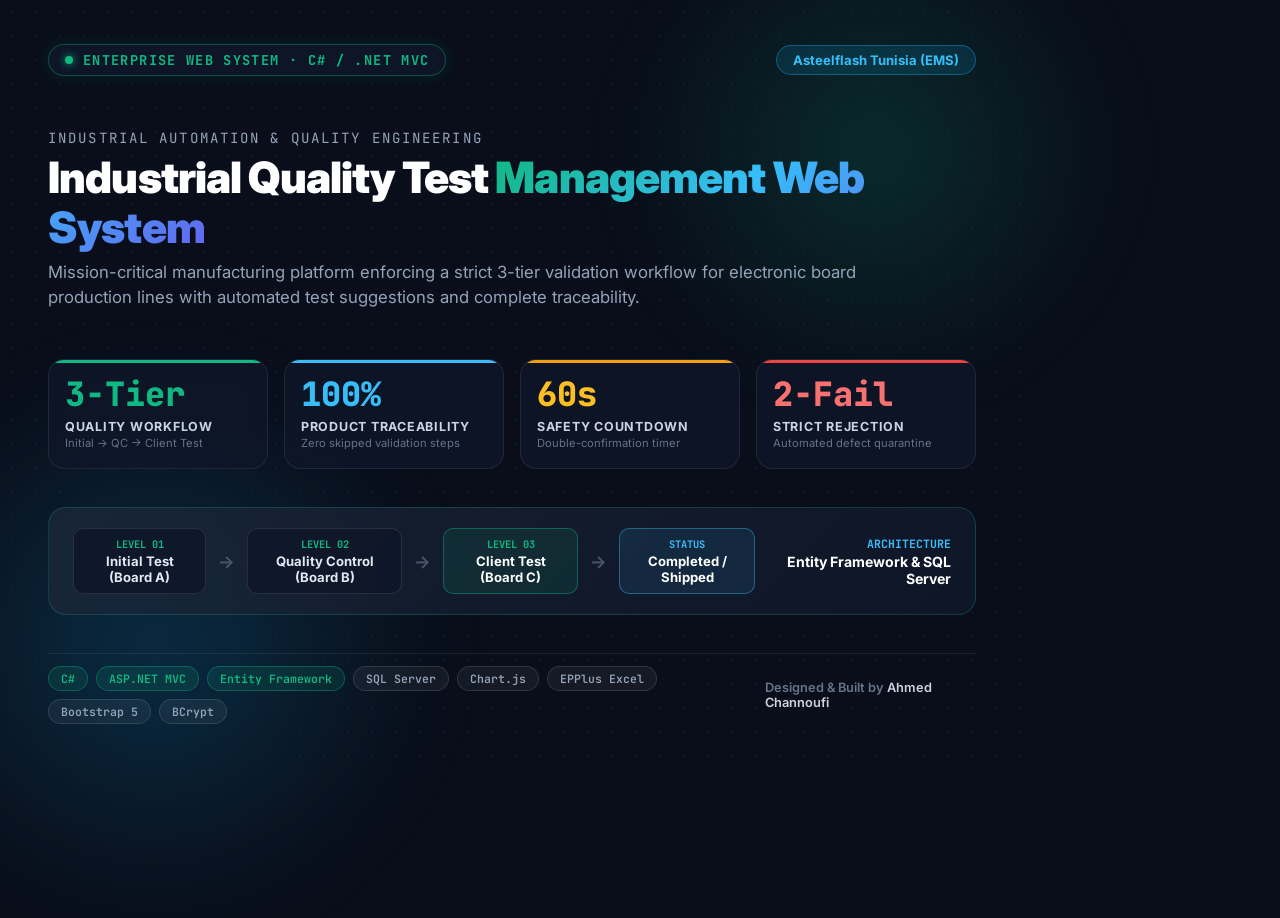
<file: fiverr_attachments/slide_asteel1.html>
<!DOCTYPE html>
<html lang="en">
<head>
  <meta charset="UTF-8">
  <title>Asteelflash - Industrial Quality Test Management</title>
  <link rel="preconnect" href="https://fonts.googleapis.com">
  <link rel="preconnect" href="https://fonts.gstatic.com" crossorigin>
  <link href="https://fonts.googleapis.com/css2?family=Inter:wght@400;500;600;700;800;900&family=JetBrains+Mono:wght@500;700&display=swap" rel="stylesheet">
  <style>
    * { box-sizing: border-box; margin: 0; padding: 0; }
    body {
      width: 1024px;
      height: 768px;
      overflow: hidden;
      background: #090e1a;
      font-family: 'Inter', sans-serif;
      color: #f1f5f9;
      position: relative;
    }
    .glow-cyan {
      position: absolute;
      width: 500px;
      height: 500px;
      border-radius: 50%;
      background: radial-gradient(circle, rgba(16, 185, 129, 0.18) 0%, transparent 70%);
      top: -100px;
      right: -100px;
      filter: blur(40px);
      pointer-events: none;
    }
    .glow-blue {
      position: absolute;
      width: 550px;
      height: 550px;
      border-radius: 50%;
      background: radial-gradient(circle, rgba(14, 165, 233, 0.22) 0%, transparent 70%);
      bottom: -150px;
      left: -120px;
      filter: blur(50px);
      pointer-events: none;
    }
    .grid-bg {
      position: absolute;
      inset: 0;
      background-image: radial-gradient(#1e293b 1px, transparent 1px);
      background-size: 24px 24px;
      opacity: 0.35;
      pointer-events: none;
    }

    .container {
      position: relative;
      z-index: 10;
      width: 1024px;
      height: 768px;
      padding: 44px 48px;
      display: flex;
      flex-direction: column;
      justify-content: space-between;
    }

    .top-bar {
      display: flex;
      justify-content: space-between;
      align-items: center;
    }
    .brand-pill {
      display: inline-flex;
      align-items: center;
      gap: 10px;
      background: rgba(15, 23, 42, 0.85);
      border: 1px solid rgba(16, 185, 129, 0.35);
      padding: 6px 16px;
      border-radius: 50px;
      box-shadow: 0 0 15px rgba(16, 185, 129, 0.15);
    }
    .dot-live {
      width: 8px;
      height: 8px;
      background: #10b981;
      border-radius: 50%;
      box-shadow: 0 0 8px #10b981;
    }
    .brand-text {
      font-size: 0.85rem;
      font-weight: 700;
      letter-spacing: 0.1em;
      text-transform: uppercase;
      color: #10b981;
      font-family: 'JetBrains Mono', monospace;
    }
    .client-badge {
      display: inline-flex;
      align-items: center;
      gap: 8px;
      background: rgba(14, 165, 233, 0.15);
      border: 1px solid rgba(14, 165, 233, 0.4);
      color: #38bdf8;
      padding: 6px 16px;
      border-radius: 50px;
      font-size: 0.82rem;
      font-weight: 700;
    }

    .main-header {
      margin-top: 15px;
    }
    .tagline {
      font-size: 0.88rem;
      font-family: 'JetBrains Mono', monospace;
      color: #94a3b8;
      text-transform: uppercase;
      letter-spacing: 0.15em;
      margin-bottom: 6px;
    }
    h1 {
      font-size: 2.7rem;
      font-weight: 900;
      line-height: 1.15;
      letter-spacing: -0.02em;
      color: #ffffff;
    }
    h1 span {
      background: linear-gradient(135deg, #10b981 0%, #38bdf8 50%, #6366f1 100%);
      -webkit-background-clip: text;
      -webkit-text-fill-color: transparent;
    }
    .subtitle {
      font-size: 1.05rem;
      color: #94a3b8;
      margin-top: 8px;
      max-width: 850px;
      line-height: 1.5;
    }

    .stats-grid {
      display: grid;
      grid-template-columns: repeat(4, 1fr);
      gap: 16px;
      margin-top: 10px;
    }
    .stat-card {
      background: rgba(15, 23, 42, 0.75);
      border: 1px solid rgba(255, 255, 255, 0.08);
      border-radius: 16px;
      padding: 18px 16px;
      backdrop-filter: blur(12px);
      position: relative;
      overflow: hidden;
    }
    .stat-card::before {
      content: '';
      position: absolute;
      top: 0; left: 0; right: 0;
      height: 3px;
    }
    .stat-card.c1::before { background: #10b981; }
    .stat-card.c2::before { background: #38bdf8; }
    .stat-card.c3::before { background: #f59e0b; }
    .stat-card.c4::before { background: #ef4444; }

    .stat-val {
      font-size: 2.1rem;
      font-weight: 900;
      color: #fff;
      font-family: 'JetBrains Mono', monospace;
      line-height: 1;
    }
    .stat-val.c1 { color: #10b981; }
    .stat-val.c2 { color: #38bdf8; }
    .stat-val.c3 { color: #fbbf24; }
    .stat-val.c4 { color: #f87171; }
    .stat-label {
      font-size: 0.78rem;
      font-weight: 700;
      color: #cbd5e1;
      text-transform: uppercase;
      letter-spacing: 0.06em;
      margin-top: 8px;
    }
    .stat-sub {
      font-size: 0.7rem;
      color: #64748b;
      margin-top: 2px;
    }

    .preview-box {
      background: linear-gradient(135deg, rgba(30, 41, 59, 0.7), rgba(15, 23, 42, 0.85));
      border: 1px solid rgba(16, 185, 129, 0.25);
      border-radius: 18px;
      padding: 20px 24px;
      display: flex;
      align-items: center;
      justify-content: space-between;
      gap: 20px;
    }
    .pipeline-steps {
      display: flex;
      align-items: center;
      gap: 12px;
    }
    .p-step {
      background: rgba(15, 23, 42, 0.9);
      border: 1px solid rgba(255, 255, 255, 0.1);
      padding: 8px 16px;
      border-radius: 10px;
      text-align: center;
    }
    .p-step-num {
      font-size: 0.65rem;
      font-family: 'JetBrains Mono', monospace;
      color: #10b981;
      font-weight: 700;
      text-transform: uppercase;
    }
    .p-step-title {
      font-size: 0.82rem;
      font-weight: 700;
      color: #e2e8f0;
      margin-top: 2px;
    }
    .p-arrow {
      color: #475569;
      font-size: 1.1rem;
      font-weight: bold;
    }

    .bottom-bar {
      display: flex;
      justify-content: space-between;
      align-items: center;
      padding-top: 12px;
      border-top: 1px solid rgba(255, 255, 255, 0.08);
    }
    .tech-chips {
      display: flex;
      gap: 8px;
      flex-wrap: wrap;
    }
    .chip {
      font-size: 0.72rem;
      font-family: 'JetBrains Mono', monospace;
      background: rgba(255, 255, 255, 0.05);
      border: 1px solid rgba(255, 255, 255, 0.12);
      color: #94a3b8;
      padding: 4px 12px;
      border-radius: 50px;
      font-weight: 600;
    }
    .chip.highlight {
      background: rgba(16, 185, 129, 0.12);
      border-color: rgba(16, 185, 129, 0.35);
      color: #10b981;
    }
    .author-credit {
      font-size: 0.8rem;
      color: #64748b;
      font-weight: 600;
    }
    .author-credit span {
      color: #cbd5e1;
    }
  </style>
</head>
<body>

  <div class="glow-cyan"></div>
  <div class="glow-blue"></div>
  <div class="grid-bg"></div>

  <div class="container">
    
    <div class="top-bar">
      <div class="brand-pill">
        <span class="dot-live"></span>
        <span class="brand-text">Enterprise Web System · C# / .NET MVC</span>
      </div>
      <div class="client-badge">
        <span>Asteelflash Tunisia (EMS)</span>
      </div>
    </div>

    <div class="main-header">
      <div class="tagline">Industrial Automation & Quality Engineering</div>
      <h1>Industrial Quality Test <span>Management Web System</span></h1>
      <p class="subtitle">Mission-critical manufacturing platform enforcing a strict 3-tier validation workflow for electronic board production lines with automated test suggestions and complete traceability.</p>
    </div>

    <div class="stats-grid">
      <div class="stat-card c1">
        <div class="stat-val c1">3-Tier</div>
        <div class="stat-label">Quality Workflow</div>
        <div class="stat-sub">Initial → QC → Client Test</div>
      </div>
      <div class="stat-card c2">
        <div class="stat-val c2">100%</div>
        <div class="stat-label">Product Traceability</div>
        <div class="stat-sub">Zero skipped validation steps</div>
      </div>
      <div class="stat-card c3">
        <div class="stat-val c3">60s</div>
        <div class="stat-label">Safety Countdown</div>
        <div class="stat-sub">Double-confirmation timer</div>
      </div>
      <div class="stat-card c4">
        <div class="stat-val c4">2-Fail</div>
        <div class="stat-label">Strict Rejection</div>
        <div class="stat-sub">Automated defect quarantine</div>
      </div>
    </div>

    <div class="preview-box">
      <div class="pipeline-steps">
        <div class="p-step">
          <div class="p-step-num">Level 01</div>
          <div class="p-step-title">Initial Test (Board A)</div>
        </div>
        <div class="p-arrow">→</div>
        <div class="p-step">
          <div class="p-step-num">Level 02</div>
          <div class="p-step-title">Quality Control (Board B)</div>
        </div>
        <div class="p-arrow">→</div>
        <div class="p-step" style="border-color: rgba(16,185,129,0.4); background: rgba(16,185,129,0.1);">
          <div class="p-step-num" style="color:#10b981;">Level 03</div>
          <div class="p-step-title" style="color:#fff;">Client Test (Board C)</div>
        </div>
        <div class="p-arrow">→</div>
        <div class="p-step" style="border-color: rgba(56,189,248,0.4); background: rgba(56,189,248,0.1);">
          <div class="p-step-num" style="color:#38bdf8;">Status</div>
          <div class="p-step-title" style="color:#fff;">Completed / Shipped</div>
        </div>
      </div>
      <div style="text-align: right;">
        <div style="font-size: 0.72rem; font-family:'JetBrains Mono'; color:#38bdf8; font-weight:700; text-transform:uppercase;">Architecture</div>
        <div style="font-size: 0.88rem; font-weight:700; color:#fff; margin-top:2px;">Entity Framework & SQL Server</div>
      </div>
    </div>

    <div class="bottom-bar">
      <div class="tech-chips">
        <span class="chip highlight">C#</span>
        <span class="chip highlight">ASP.NET MVC</span>
        <span class="chip highlight">Entity Framework</span>
        <span class="chip">SQL Server</span>
        <span class="chip">Chart.js</span>
        <span class="chip">EPPlus Excel</span>
        <span class="chip">Bootstrap 5</span>
        <span class="chip">BCrypt</span>
      </div>
      <div class="author-credit">
        Designed & Built by <span>Ahmed Channoufi</span>
      </div>
    </div>

  </div>

</body>
</html>
</file>
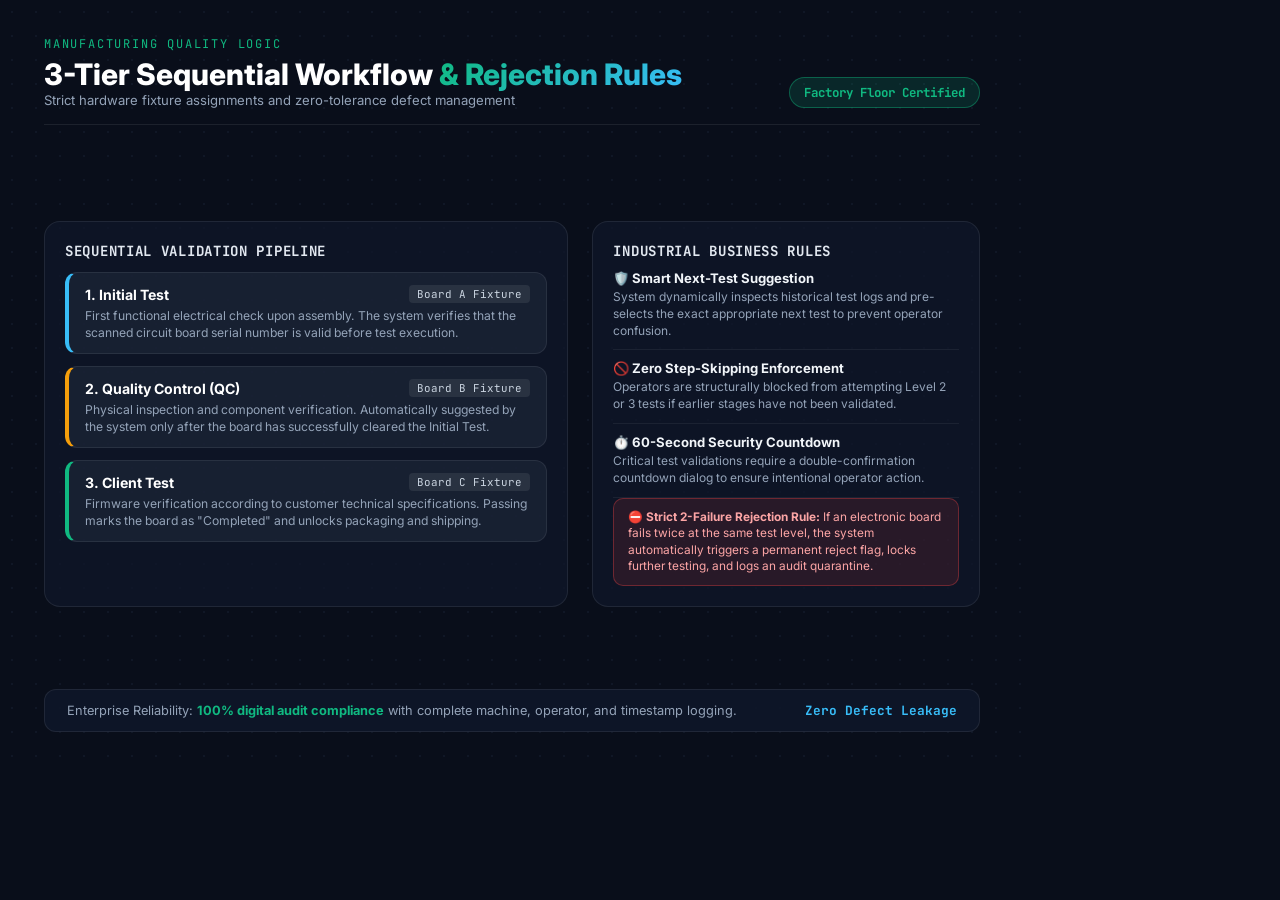
<file: fiverr_attachments/slide_asteel2.html>
<!DOCTYPE html>
<html lang="en">
<head>
  <meta charset="UTF-8">
  <title>Asteelflash - 3-Level Quality Workflow & Rules</title>
  <link rel="preconnect" href="https://fonts.googleapis.com">
  <link rel="preconnect" href="https://fonts.gstatic.com" crossorigin>
  <link href="https://fonts.googleapis.com/css2?family=Inter:wght@400;500;600;700;800;900&family=JetBrains+Mono:wght@500;700&display=swap" rel="stylesheet">
  <style>
    * { box-sizing: border-box; margin: 0; padding: 0; }
    body {
      width: 1024px;
      height: 768px;
      overflow: hidden;
      background: #090e1a;
      font-family: 'Inter', sans-serif;
      color: #f1f5f9;
      position: relative;
    }
    .grid-bg {
      position: absolute;
      inset: 0;
      background-image: radial-gradient(#1e293b 1px, transparent 1px);
      background-size: 24px 24px;
      opacity: 0.35;
      pointer-events: none;
    }
    .container {
      position: relative;
      z-index: 10;
      width: 1024px;
      height: 768px;
      padding: 36px 44px;
      display: flex;
      flex-direction: column;
      justify-content: space-between;
    }
    .header {
      display: flex;
      justify-content: space-between;
      align-items: flex-end;
      border-bottom: 1px solid rgba(255, 255, 255, 0.08);
      padding-bottom: 16px;
    }
    .header-tag {
      font-size: 0.75rem;
      font-family: 'JetBrains Mono', monospace;
      text-transform: uppercase;
      letter-spacing: 0.15em;
      color: #10b981;
      margin-bottom: 4px;
    }
    h2 {
      font-size: 1.85rem;
      font-weight: 800;
      color: #fff;
    }
    h2 span {
      background: linear-gradient(135deg, #10b981, #38bdf8);
      -webkit-background-clip: text;
      -webkit-text-fill-color: transparent;
    }
    .header-sub {
      font-size: 0.82rem;
      color: #94a3b8;
    }
    .tag-badge {
      background: rgba(16, 185, 129, 0.15);
      border: 1px solid rgba(16, 185, 129, 0.4);
      padding: 6px 14px;
      border-radius: 30px;
      font-size: 0.78rem;
      font-family: 'JetBrains Mono', monospace;
      color: #10b981;
      font-weight: 700;
    }

    .main-grid {
      display: grid;
      grid-template-columns: 1.15fr 0.85fr;
      gap: 24px;
      margin-top: 14px;
    }
    .workflow-card {
      background: rgba(15, 23, 42, 0.75);
      border: 1px solid rgba(255, 255, 255, 0.08);
      border-radius: 16px;
      padding: 20px;
      display: flex;
      flex-direction: column;
      gap: 12px;
    }
    .card-heading {
      font-size: 0.88rem;
      font-weight: 700;
      color: #e2e8f0;
      text-transform: uppercase;
      letter-spacing: 0.05em;
      font-family: 'JetBrains Mono', monospace;
    }

    .wf-step {
      background: rgba(30, 41, 59, 0.6);
      border: 1px solid rgba(255, 255, 255, 0.08);
      border-radius: 12px;
      padding: 12px 16px;
      position: relative;
    }
    .wf-step.step1 { border-left: 4px solid #38bdf8; }
    .wf-step.step2 { border-left: 4px solid #f59e0b; }
    .wf-step.step3 { border-left: 4px solid #10b981; }

    .step-head {
      display: flex;
      justify-content: space-between;
      align-items: center;
      margin-bottom: 4px;
    }
    .step-title {
      font-size: 0.88rem;
      font-weight: 700;
      color: #fff;
    }
    .step-fixture {
      font-size: 0.68rem;
      font-family: 'JetBrains Mono', monospace;
      background: rgba(255, 255, 255, 0.08);
      padding: 2px 8px;
      border-radius: 4px;
      color: #cbd5e1;
    }
    .step-desc {
      font-size: 0.76rem;
      color: #94a3b8;
      line-height: 1.4;
    }

    .rules-card {
      background: rgba(15, 23, 42, 0.75);
      border: 1px solid rgba(255, 255, 255, 0.08);
      border-radius: 16px;
      padding: 20px;
      display: flex;
      flex-direction: column;
      justify-content: space-between;
    }
    .rule-item {
      padding: 10px 0;
      border-bottom: 1px solid rgba(255, 255, 255, 0.06);
    }
    .rule-title {
      font-size: 0.82rem;
      font-weight: 700;
      color: #f1f5f9;
      display: flex;
      align-items: center;
      gap: 8px;
    }
    .rule-text {
      font-size: 0.75rem;
      color: #94a3b8;
      margin-top: 3px;
      line-height: 1.4;
    }
    .rejection-banner {
      background: rgba(239, 68, 68, 0.12);
      border: 1px solid rgba(239, 68, 68, 0.35);
      border-radius: 10px;
      padding: 10px 14px;
      font-size: 0.74rem;
      color: #fca5a5;
      line-height: 1.4;
    }

    .bottom-bar {
      background: rgba(15, 23, 42, 0.9);
      border: 1px solid rgba(255, 255, 255, 0.08);
      border-radius: 12px;
      padding: 12px 22px;
      display: flex;
      justify-content: space-between;
      align-items: center;
      font-size: 0.8rem;
      color: #94a3b8;
    }
    .bottom-bar strong {
      color: #10b981;
    }
  </style>
</head>
<body>

  <div class="grid-bg"></div>

  <div class="container">
    
    <div class="header">
      <div>
        <div class="header-tag">Manufacturing Quality Logic</div>
        <h2>3-Tier Sequential Workflow <span>& Rejection Rules</span></h2>
        <div class="header-sub">Strict hardware fixture assignments and zero-tolerance defect management</div>
      </div>
      <div class="tag-badge">
        Factory Floor Certified
      </div>
    </div>

    <div class="main-grid">
      
      <div class="workflow-card">
        <div class="card-heading">Sequential Validation Pipeline</div>

        <div class="wf-step step1">
          <div class="step-head">
            <span class="step-title">1. Initial Test</span>
            <span class="step-fixture">Board A Fixture</span>
          </div>
          <div class="step-desc">First functional electrical check upon assembly. The system verifies that the scanned circuit board serial number is valid before test execution.</div>
        </div>

        <div class="wf-step step2">
          <div class="step-head">
            <span class="step-title">2. Quality Control (QC)</span>
            <span class="step-fixture">Board B Fixture</span>
          </div>
          <div class="step-desc">Physical inspection and component verification. Automatically suggested by the system only after the board has successfully cleared the Initial Test.</div>
        </div>

        <div class="wf-step step3">
          <div class="step-head">
            <span class="step-title">3. Client Test</span>
            <span class="step-fixture">Board C Fixture</span>
          </div>
          <div class="step-desc">Firmware verification according to customer technical specifications. Passing marks the board as "Completed" and unlocks packaging and shipping.</div>
        </div>
      </div>

      <div class="rules-card">
        <div>
          <div class="card-heading">Industrial Business Rules</div>

          <div class="rule-item">
            <div class="rule-title">🛡️ Smart Next-Test Suggestion</div>
            <div class="rule-text">System dynamically inspects historical test logs and pre-selects the exact appropriate next test to prevent operator confusion.</div>
          </div>

          <div class="rule-item">
            <div class="rule-title">🚫 Zero Step-Skipping Enforcement</div>
            <div class="rule-text">Operators are structurally blocked from attempting Level 2 or 3 tests if earlier stages have not been validated.</div>
          </div>

          <div class="rule-item">
            <div class="rule-title">⏱️ 60-Second Security Countdown</div>
            <div class="rule-text">Critical test validations require a double-confirmation countdown dialog to ensure intentional operator action.</div>
          </div>
        </div>

        <div class="rejection-banner">
          ⛔ <strong>Strict 2-Failure Rejection Rule:</strong> If an electronic board fails twice at the same test level, the system automatically triggers a permanent reject flag, locks further testing, and logs an audit quarantine.
        </div>
      </div>

    </div>

    <div class="bottom-bar">
      <div>Enterprise Reliability: <strong>100% digital audit compliance</strong> with complete machine, operator, and timestamp logging.</div>
      <div style="font-family:'JetBrains Mono'; color:#38bdf8; font-weight:700;">Zero Defect Leakage</div>
    </div>

  </div>

</body>
</html>
</file>
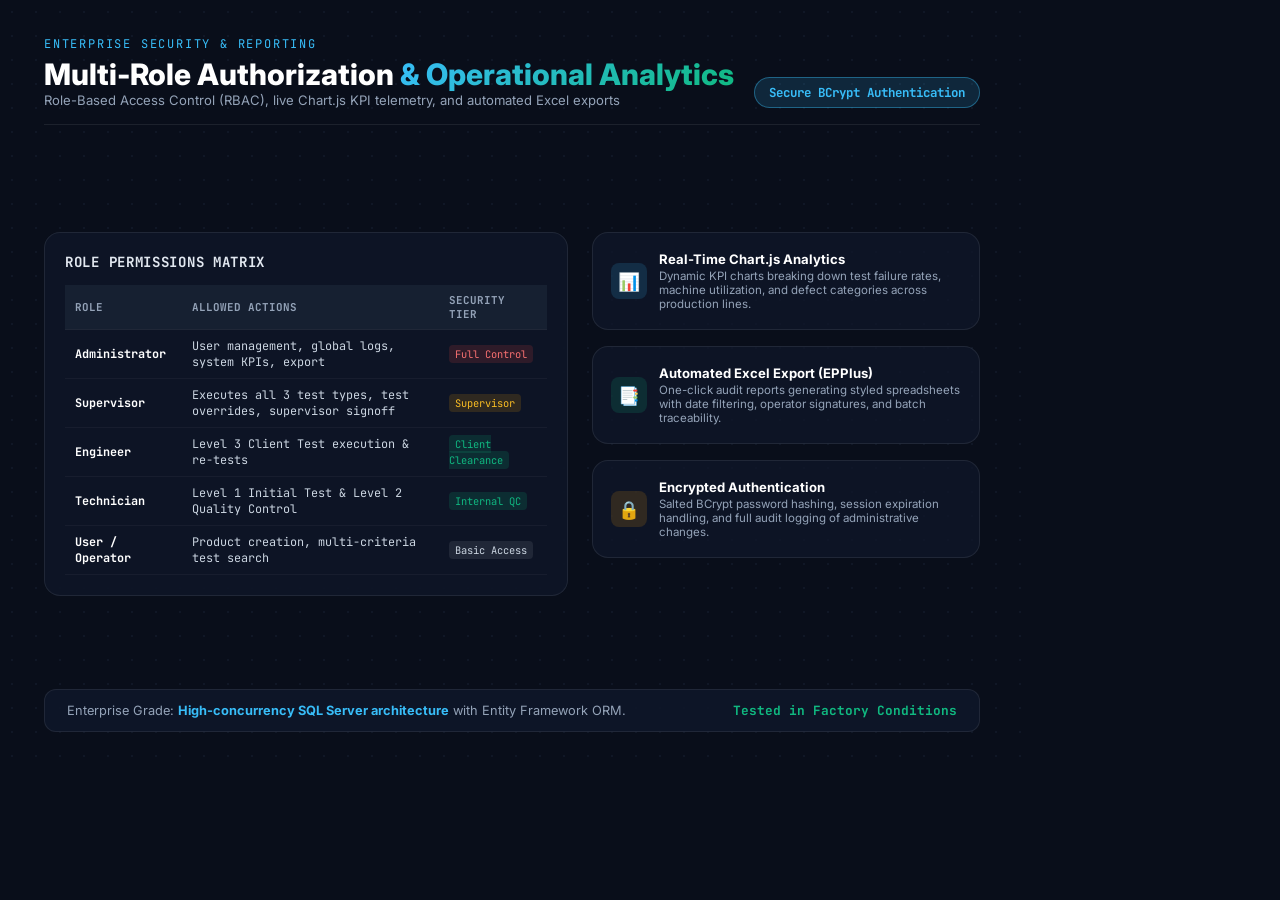
<file: fiverr_attachments/slide_asteel3.html>
<!DOCTYPE html>
<html lang="en">
<head>
  <meta charset="UTF-8">
  <title>Asteelflash - Multi-Role Authorization & Analytics</title>
  <link rel="preconnect" href="https://fonts.googleapis.com">
  <link rel="preconnect" href="https://fonts.gstatic.com" crossorigin>
  <link href="https://fonts.googleapis.com/css2?family=Inter:wght@400;500;600;700;800;900&family=JetBrains+Mono:wght@500;700&display=swap" rel="stylesheet">
  <style>
    * { box-sizing: border-box; margin: 0; padding: 0; }
    body {
      width: 1024px;
      height: 768px;
      overflow: hidden;
      background: #090e1a;
      font-family: 'Inter', sans-serif;
      color: #f1f5f9;
      position: relative;
    }
    .grid-bg {
      position: absolute;
      inset: 0;
      background-image: radial-gradient(#1e293b 1px, transparent 1px);
      background-size: 24px 24px;
      opacity: 0.35;
      pointer-events: none;
    }
    .container {
      position: relative;
      z-index: 10;
      width: 1024px;
      height: 768px;
      padding: 36px 44px;
      display: flex;
      flex-direction: column;
      justify-content: space-between;
    }
    .header {
      display: flex;
      justify-content: space-between;
      align-items: flex-end;
      border-bottom: 1px solid rgba(255, 255, 255, 0.08);
      padding-bottom: 16px;
    }
    .header-tag {
      font-size: 0.75rem;
      font-family: 'JetBrains Mono', monospace;
      text-transform: uppercase;
      letter-spacing: 0.15em;
      color: #38bdf8;
      margin-bottom: 4px;
    }
    h2 {
      font-size: 1.85rem;
      font-weight: 800;
      color: #fff;
    }
    h2 span {
      background: linear-gradient(135deg, #38bdf8, #10b981);
      -webkit-background-clip: text;
      -webkit-text-fill-color: transparent;
    }
    .header-sub {
      font-size: 0.82rem;
      color: #94a3b8;
    }
    .rbac-badge {
      background: rgba(56, 189, 248, 0.15);
      border: 1px solid rgba(56, 189, 248, 0.4);
      padding: 6px 14px;
      border-radius: 30px;
      font-size: 0.78rem;
      font-family: 'JetBrains Mono', monospace;
      color: #38bdf8;
      font-weight: 700;
    }

    .main-grid {
      display: grid;
      grid-template-columns: 1.15fr 0.85fr;
      gap: 24px;
      margin-top: 14px;
    }
    .card-panel {
      background: rgba(15, 23, 42, 0.75);
      border: 1px solid rgba(255, 255, 255, 0.08);
      border-radius: 16px;
      padding: 20px;
      backdrop-filter: blur(10px);
    }
    .card-heading {
      font-size: 0.88rem;
      font-weight: 700;
      color: #e2e8f0;
      text-transform: uppercase;
      letter-spacing: 0.05em;
      font-family: 'JetBrains Mono', monospace;
      margin-bottom: 14px;
    }

    table {
      width: 100%;
      border-collapse: collapse;
      font-family: 'JetBrains Mono', monospace;
      font-size: 0.74rem;
    }
    th {
      text-align: left;
      padding: 8px 10px;
      background: rgba(30, 41, 59, 0.6);
      color: #94a3b8;
      font-size: 0.68rem;
      text-transform: uppercase;
      border-bottom: 1px solid rgba(255, 255, 255, 0.08);
    }
    td {
      padding: 8px 10px;
      border-bottom: 1px solid rgba(255, 255, 255, 0.04);
      color: #cbd5e1;
    }
    .role-name { font-weight: 700; color: #fff; }
    .badge-perm {
      background: rgba(16, 185, 129, 0.15);
      color: #10b981;
      padding: 2px 6px;
      border-radius: 4px;
      font-size: 0.65rem;
    }

    .right-col {
      display: flex;
      flex-direction: column;
      gap: 16px;
    }
    .feature-box {
      background: rgba(15, 23, 42, 0.75);
      border: 1px solid rgba(255, 255, 255, 0.08);
      border-radius: 16px;
      padding: 18px;
    }
    .feat-row {
      display: flex;
      align-items: center;
      gap: 12px;
      margin-bottom: 12px;
    }
    .feat-row:last-child { margin-bottom: 0; }
    .icon-square {
      width: 36px;
      height: 36px;
      border-radius: 8px;
      display: flex;
      align-items: center;
      justify-content: center;
      font-size: 1.1rem;
      flex-shrink: 0;
    }
    .icon-chart { background: rgba(56, 189, 248, 0.15); color: #38bdf8; }
    .icon-excel { background: rgba(16, 185, 129, 0.15); color: #10b981; }
    .icon-lock { background: rgba(245, 158, 11, 0.15); color: #fbbf24; }
    .feat-info h4 {
      font-size: 0.82rem;
      font-weight: 700;
      color: #fff;
    }
    .feat-info p {
      font-size: 0.72rem;
      color: #94a3b8;
      margin-top: 2px;
    }

    .bottom-bar {
      background: rgba(15, 23, 42, 0.9);
      border: 1px solid rgba(255, 255, 255, 0.08);
      border-radius: 12px;
      padding: 12px 22px;
      display: flex;
      justify-content: space-between;
      align-items: center;
      font-size: 0.8rem;
      color: #94a3b8;
    }
    .bottom-bar strong {
      color: #38bdf8;
    }
  </style>
</head>
<body>

  <div class="grid-bg"></div>

  <div class="container">
    
    <div class="header">
      <div>
        <div class="header-tag">Enterprise Security & Reporting</div>
        <h2>Multi-Role Authorization <span>& Operational Analytics</span></h2>
        <div class="header-sub">Role-Based Access Control (RBAC), live Chart.js KPI telemetry, and automated Excel exports</div>
      </div>
      <div class="rbac-badge">
        Secure BCrypt Authentication
      </div>
    </div>

    <div class="main-grid">
      
      <div class="card-panel">
        <div class="card-heading">Role Permissions Matrix</div>
        <table>
          <thead>
            <tr>
              <th>Role</th>
              <th>Allowed Actions</th>
              <th>Security Tier</th>
            </tr>
          </thead>
          <tbody>
            <tr>
              <td class="role-name">Administrator</td>
              <td>User management, global logs, system KPIs, export</td>
              <td><span class="badge-perm" style="background:rgba(239,68,68,0.15); color:#f87171;">Full Control</span></td>
            </tr>
            <tr>
              <td class="role-name">Supervisor</td>
              <td>Executes all 3 test types, test overrides, supervisor signoff</td>
              <td><span class="badge-perm" style="background:rgba(245,158,11,0.15); color:#fbbf24;">Supervisor</span></td>
            </tr>
            <tr>
              <td class="role-name">Engineer</td>
              <td>Level 3 Client Test execution & re-tests</td>
              <td><span class="badge-perm">Client Clearance</span></td>
            </tr>
            <tr>
              <td class="role-name">Technician</td>
              <td>Level 1 Initial Test & Level 2 Quality Control</td>
              <td><span class="badge-perm">Internal QC</span></td>
            </tr>
            <tr>
              <td class="role-name">User / Operator</td>
              <td>Product creation, multi-criteria test search</td>
              <td><span class="badge-perm" style="background:rgba(255,255,255,0.08); color:#cbd5e1;">Basic Access</span></td>
            </tr>
          </tbody>
        </table>
      </div>

      <div class="right-col">
        
        <div class="feature-box">
          <div class="feat-row">
            <div class="icon-square icon-chart">📊</div>
            <div class="feat-info">
              <h4>Real-Time Chart.js Analytics</h4>
              <p>Dynamic KPI charts breaking down test failure rates, machine utilization, and defect categories across production lines.</p>
            </div>
          </div>
        </div>

        <div class="feature-box">
          <div class="feat-row">
            <div class="icon-square icon-excel">📑</div>
            <div class="feat-info">
              <h4>Automated Excel Export (EPPlus)</h4>
              <p>One-click audit reports generating styled spreadsheets with date filtering, operator signatures, and batch traceability.</p>
            </div>
          </div>
        </div>

        <div class="feature-box">
          <div class="feat-row">
            <div class="icon-square icon-lock">🔒</div>
            <div class="feat-info">
              <h4>Encrypted Authentication</h4>
              <p>Salted BCrypt password hashing, session expiration handling, and full audit logging of administrative changes.</p>
            </div>
          </div>
        </div>

      </div>

    </div>

    <div class="bottom-bar">
      <div>Enterprise Grade: <strong>High-concurrency SQL Server architecture</strong> with Entity Framework ORM.</div>
      <div style="font-family:'JetBrains Mono'; color:#10b981; font-weight:700;">Tested in Factory Conditions</div>
    </div>

  </div>

</body>
</html>
</file>
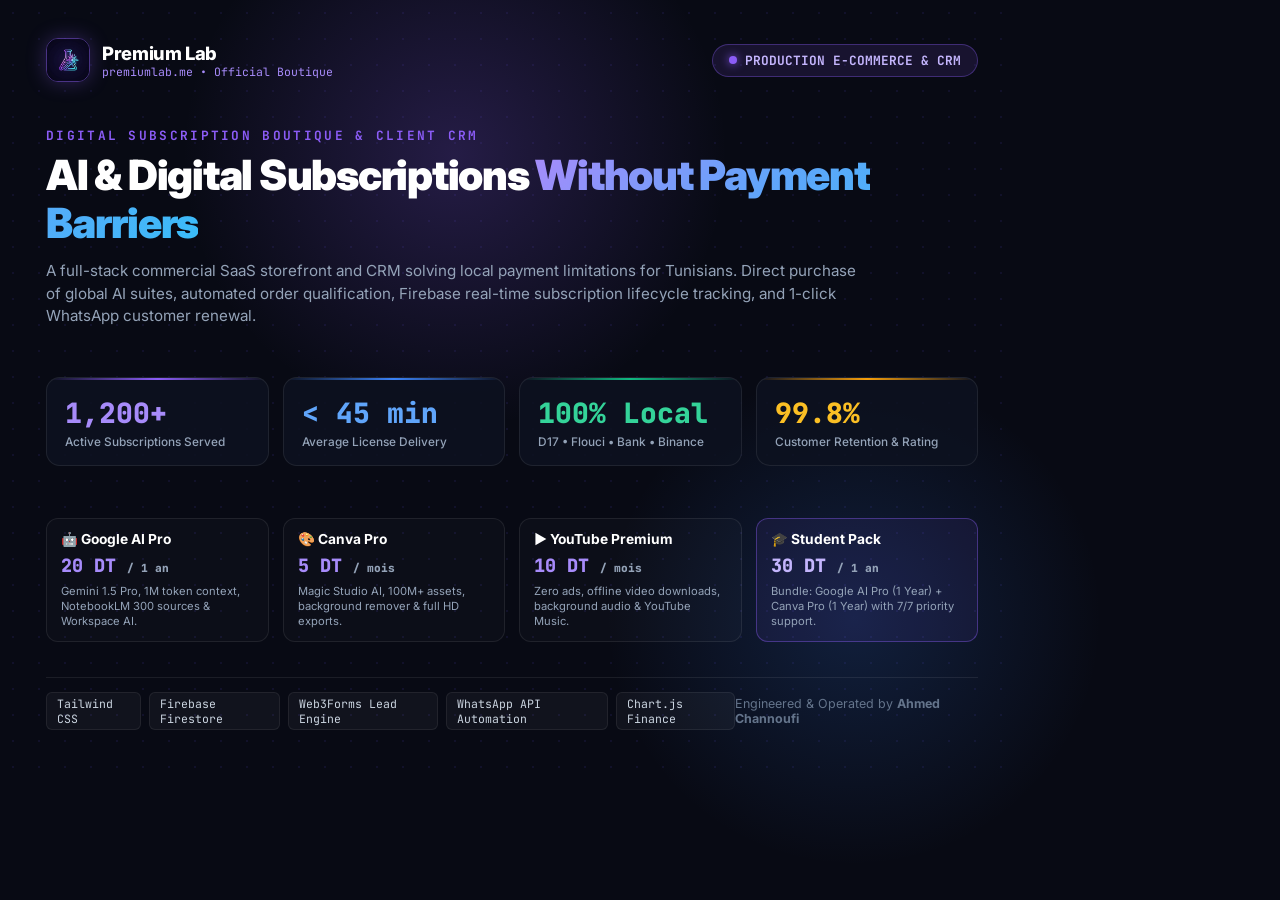
<file: fiverr_attachments/slide_plab1.html>
<!DOCTYPE html>
<html lang="en">
<head>
  <meta charset="UTF-8">
  <title>Premium Lab - Digital Subscriptions & AI Ecosystem Boutique</title>
  <link rel="preconnect" href="https://fonts.googleapis.com">
  <link rel="preconnect" href="https://fonts.gstatic.com" crossorigin>
  <link href="https://fonts.googleapis.com/css2?family=Inter:wght@400;500;600;700;800;900&family=JetBrains+Mono:wght@500;700&display=swap" rel="stylesheet">
  <style>
    * { box-sizing: border-box; margin: 0; padding: 0; }
    body {
      width: 1024px;
      height: 768px;
      overflow: hidden;
      background: #080a14;
      font-family: 'Inter', sans-serif;
      color: #f1f5f9;
      position: relative;
    }
    .grid-bg {
      position: absolute;
      inset: 0;
      background-image: radial-gradient(#1e1b4b 1.2px, transparent 1.2px);
      background-size: 26px 26px;
      opacity: 0.4;
      pointer-events: none;
    }
    .glow-purple {
      position: absolute;
      top: -120px;
      left: 180px;
      width: 550px;
      height: 550px;
      background: radial-gradient(circle, rgba(139, 92, 246, 0.22) 0%, transparent 70%);
      pointer-events: none;
    }
    .glow-blue {
      position: absolute;
      bottom: -100px;
      right: -80px;
      width: 500px;
      height: 500px;
      background: radial-gradient(circle, rgba(59, 130, 246, 0.18) 0%, transparent 70%);
      pointer-events: none;
    }
    .container {
      position: relative;
      z-index: 10;
      width: 1024px;
      height: 768px;
      padding: 38px 46px;
      display: flex;
      flex-direction: column;
      justify-content: space-between;
    }
    .top-bar {
      display: flex;
      justify-content: space-between;
      align-items: center;
    }
    .brand-wrap {
      display: flex;
      align-items: center;
      gap: 12px;
    }
    .logo-img {
      width: 44px;
      height: 44px;
      border-radius: 12px;
      border: 1.5px solid rgba(139, 92, 246, 0.5);
      object-fit: cover;
      box-shadow: 0 0 20px rgba(139, 92, 246, 0.3);
    }
    .brand-text {
      font-size: 1.15rem;
      font-weight: 800;
      letter-spacing: -0.02em;
      color: #fff;
    }
    .brand-tag {
      font-size: 0.72rem;
      font-family: 'JetBrains Mono', monospace;
      color: #a78bfa;
    }
    .live-badge {
      display: inline-flex;
      align-items: center;
      gap: 8px;
      background: rgba(139, 92, 246, 0.12);
      border: 1px solid rgba(139, 92, 246, 0.35);
      padding: 7px 16px;
      border-radius: 30px;
      font-size: 0.8rem;
      font-family: 'JetBrains Mono', monospace;
      color: #c4b5fd;
      font-weight: 700;
    }
    .live-dot {
      width: 8px;
      height: 8px;
      border-radius: 50%;
      background: #8b5cf6;
      box-shadow: 0 0 10px #8b5cf6;
    }

    .hero-section {
      margin-top: 10px;
    }
    .eyebrow {
      font-size: 0.8rem;
      font-family: 'JetBrains Mono', monospace;
      text-transform: uppercase;
      letter-spacing: 0.18em;
      color: #8b5cf6;
      margin-bottom: 8px;
      font-weight: 700;
    }
    h1 {
      font-size: 2.6rem;
      font-weight: 900;
      letter-spacing: -0.03em;
      line-height: 1.15;
      color: #ffffff;
      margin-bottom: 12px;
    }
    h1 span {
      background: linear-gradient(135deg, #a78bfa 0%, #60a5fa 50%, #38bdf8 100%);
      -webkit-background-clip: text;
      -webkit-text-fill-color: transparent;
    }
    .hero-desc {
      font-size: 0.95rem;
      color: #94a3b8;
      max-width: 820px;
      line-height: 1.5;
    }

    .kpi-row {
      display: grid;
      grid-template-columns: repeat(4, 1fr);
      gap: 14px;
      margin-top: 14px;
    }
    .kpi-card {
      background: rgba(14, 18, 32, 0.85);
      border: 1px solid rgba(255, 255, 255, 0.08);
      border-radius: 14px;
      padding: 16px 18px;
      position: relative;
      overflow: hidden;
    }
    .kpi-card::before {
      content: '';
      position: absolute;
      top: 0;
      left: 0;
      right: 0;
      height: 2px;
      background: linear-gradient(90deg, transparent, var(--accent, #8b5cf6), transparent);
    }
    .kpi-val {
      font-size: 1.75rem;
      font-weight: 900;
      font-family: 'JetBrains Mono', monospace;
      color: #fff;
    }
    .kpi-sub {
      font-size: 0.74rem;
      color: #94a3b8;
      margin-top: 4px;
      font-weight: 500;
    }

    .offers-grid {
      display: grid;
      grid-template-columns: repeat(4, 1fr);
      gap: 14px;
      margin-top: 16px;
    }
    .offer-pill {
      background: rgba(255, 255, 255, 0.02);
      border: 1px solid rgba(255, 255, 255, 0.08);
      border-radius: 12px;
      padding: 12px 14px;
      display: flex;
      flex-direction: column;
      justify-content: space-between;
    }
    .offer-title {
      font-size: 0.86rem;
      font-weight: 700;
      color: #fff;
      display: flex;
      align-items: center;
      gap: 6px;
    }
    .offer-price {
      font-size: 1.15rem;
      font-weight: 800;
      font-family: 'JetBrains Mono', monospace;
      color: #a78bfa;
      margin: 6px 0;
    }
    .offer-features {
      font-size: 0.7rem;
      color: #94a3b8;
      line-height: 1.35;
    }

    .footer {
      display: flex;
      justify-content: space-between;
      align-items: center;
      padding-top: 14px;
      border-top: 1px solid rgba(255, 255, 255, 0.08);
      font-size: 0.78rem;
      color: #64748b;
    }
    .footer-tags {
      display: flex;
      gap: 8px;
    }
    .tech-tag {
      background: rgba(255, 255, 255, 0.04);
      border: 1px solid rgba(255, 255, 255, 0.07);
      padding: 3px 10px;
      border-radius: 6px;
      font-family: 'JetBrains Mono', monospace;
      font-size: 0.72rem;
      color: #cbd5e1;
    }
  </style>
</head>
<body>
  <div class="grid-bg"></div>
  <div class="glow-purple"></div>
  <div class="glow-blue"></div>

  <div class="container">
    <!-- Top Bar -->
    <div class="top-bar">
      <div class="brand-wrap">
        <img src="plab_logo.jpg" alt="Premium Lab Logo" class="logo-img">
        <div>
          <div class="brand-text">Premium Lab</div>
          <div class="brand-tag">premiumlab.me • Official Boutique</div>
        </div>
      </div>
      <div class="live-badge">
        <span class="live-dot"></span>
        PRODUCTION E-COMMERCE & CRM
      </div>
    </div>

    <!-- Hero -->
    <div class="hero-section">
      <div class="eyebrow">DIGITAL SUBSCRIPTION BOUTIQUE & CLIENT CRM</div>
      <h1>AI & Digital Subscriptions <span>Without Payment Barriers</span></h1>
      <p class="hero-desc">
        A full-stack commercial SaaS storefront and CRM solving local payment limitations for Tunisians. Direct purchase of global AI suites, automated order qualification, Firebase real-time subscription lifecycle tracking, and 1-click WhatsApp customer renewal.
      </p>
    </div>

    <!-- Key Metrics -->
    <div class="kpi-row">
      <div class="kpi-card" style="--accent: #8b5cf6;">
        <div class="kpi-val" style="color: #a78bfa;">1,200+</div>
        <div class="kpi-sub">Active Subscriptions Served</div>
      </div>
      <div class="kpi-card" style="--accent: #3b82f6;">
        <div class="kpi-val" style="color: #60a5fa;">&lt; 45 min</div>
        <div class="kpi-sub">Average License Delivery</div>
      </div>
      <div class="kpi-card" style="--accent: #10b981;">
        <div class="kpi-val" style="color: #34d399;">100% Local</div>
        <div class="kpi-sub">D17 • Flouci • Bank • Binance</div>
      </div>
      <div class="kpi-card" style="--accent: #f59e0b;">
        <div class="kpi-val" style="color: #fbbf24;">99.8%</div>
        <div class="kpi-sub">Customer Retention & Rating</div>
      </div>
    </div>

    <!-- Live Subscriptions Catalog Mock -->
    <div class="offers-grid">
      <div class="offer-pill">
        <div class="offer-title">🤖 Google AI Pro</div>
        <div class="offer-price">20 DT <span style="font-size: 0.7rem; color: #94a3b8;">/ 1 an</span></div>
        <div class="offer-features">Gemini 1.5 Pro, 1M token context, NotebookLM 300 sources & Workspace AI.</div>
      </div>
      <div class="offer-pill">
        <div class="offer-title">🎨 Canva Pro</div>
        <div class="offer-price">5 DT <span style="font-size: 0.7rem; color: #94a3b8;">/ mois</span></div>
        <div class="offer-features">Magic Studio AI, 100M+ assets, background remover & full HD exports.</div>
      </div>
      <div class="offer-pill">
        <div class="offer-title">▶️ YouTube Premium</div>
        <div class="offer-price">10 DT <span style="font-size: 0.7rem; color: #94a3b8;">/ mois</span></div>
        <div class="offer-features">Zero ads, offline video downloads, background audio & YouTube Music.</div>
      </div>
      <div class="offer-pill" style="border-color: rgba(139, 92, 246, 0.4); background: rgba(139, 92, 246, 0.08);">
        <div class="offer-title">🎓 Student Pack</div>
        <div class="offer-price" style="color: #c4b5fd;">30 DT <span style="font-size: 0.7rem; color: #94a3b8;">/ 1 an</span></div>
        <div class="offer-features">Bundle: Google AI Pro (1 Year) + Canva Pro (1 Year) with 7/7 priority support.</div>
      </div>
    </div>

    <!-- Footer -->
    <div class="footer">
      <div class="footer-tags">
        <span class="tech-tag">Tailwind CSS</span>
        <span class="tech-tag">Firebase Firestore</span>
        <span class="tech-tag">Web3Forms Lead Engine</span>
        <span class="tech-tag">WhatsApp API Automation</span>
        <span class="tech-tag">Chart.js Finance</span>
      </div>
      <div>Engineered & Operated by <strong>Ahmed Channoufi</strong></div>
    </div>
  </div>
</body>
</html>
</file>
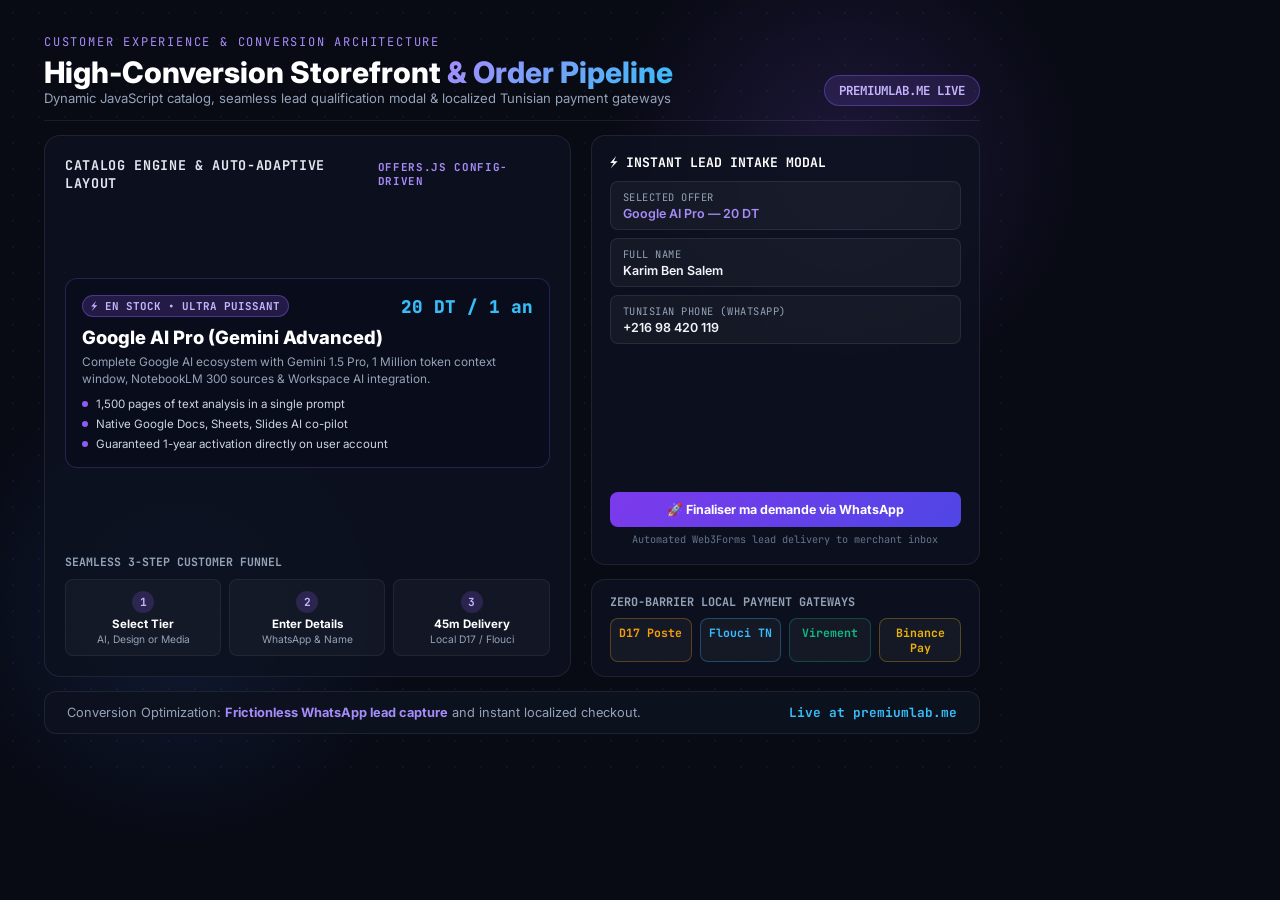
<file: fiverr_attachments/slide_plab2.html>
<!DOCTYPE html>
<html lang="en">
<head>
  <meta charset="UTF-8">
  <title>Premium Lab - High-Conversion Storefront & Order Flow</title>
  <link rel="preconnect" href="https://fonts.googleapis.com">
  <link rel="preconnect" href="https://fonts.gstatic.com" crossorigin>
  <link href="https://fonts.googleapis.com/css2?family=Inter:wght@400;500;600;700;800;900&family=JetBrains+Mono:wght@500;700&display=swap" rel="stylesheet">
  <style>
    * { box-sizing: border-box; margin: 0; padding: 0; }
    body {
      width: 1024px;
      height: 768px;
      overflow: hidden;
      background: #080a14;
      font-family: 'Inter', sans-serif;
      color: #f1f5f9;
      position: relative;
    }
    .grid-bg {
      position: absolute;
      inset: 0;
      background-image: radial-gradient(#1e1b4b 1.2px, transparent 1.2px);
      background-size: 26px 26px;
      opacity: 0.4;
      pointer-events: none;
    }
    .glow-purple {
      position: absolute;
      top: -80px;
      right: -60px;
      width: 480px;
      height: 480px;
      background: radial-gradient(circle, rgba(139, 92, 246, 0.16) 0%, transparent 70%);
      pointer-events: none;
    }
    .glow-blue {
      position: absolute;
      bottom: -80px;
      left: -60px;
      width: 480px;
      height: 480px;
      background: radial-gradient(circle, rgba(59, 130, 246, 0.14) 0%, transparent 70%);
      pointer-events: none;
    }
    .container {
      position: relative;
      z-index: 10;
      width: 1024px;
      height: 768px;
      padding: 34px 44px;
      display: flex;
      flex-direction: column;
      justify-content: space-between;
    }
    .header {
      display: flex;
      justify-content: space-between;
      align-items: flex-end;
      border-bottom: 1px solid rgba(255, 255, 255, 0.08);
      padding-bottom: 14px;
    }
    .header-tag {
      font-size: 0.75rem;
      font-family: 'JetBrains Mono', monospace;
      text-transform: uppercase;
      letter-spacing: 0.15em;
      color: #a78bfa;
      margin-bottom: 4px;
    }
    h2 {
      font-size: 1.85rem;
      font-weight: 800;
      color: #fff;
    }
    h2 span {
      background: linear-gradient(135deg, #a78bfa, #38bdf8);
      -webkit-background-clip: text;
      -webkit-text-fill-color: transparent;
    }
    .header-sub {
      font-size: 0.82rem;
      color: #94a3b8;
    }
    .badge {
      background: rgba(139, 92, 246, 0.15);
      border: 1px solid rgba(139, 92, 246, 0.4);
      padding: 6px 14px;
      border-radius: 30px;
      font-size: 0.78rem;
      font-family: 'JetBrains Mono', monospace;
      color: #c4b5fd;
      font-weight: 700;
    }

    .main-grid {
      display: grid;
      grid-template-columns: 1.15fr 0.85fr;
      gap: 20px;
      margin-top: 14px;
      flex: 1;
    }

    /* Left Card: Dynamic Bento Storefront */
    .bento-card {
      background: rgba(14, 18, 32, 0.85);
      border: 1px solid rgba(255, 255, 255, 0.08);
      border-radius: 16px;
      padding: 20px;
      display: flex;
      flex-direction: column;
      justify-content: space-between;
    }
    .card-title {
      font-size: 0.84rem;
      font-weight: 700;
      color: #e2e8f0;
      text-transform: uppercase;
      letter-spacing: 0.05em;
      font-family: 'JetBrains Mono', monospace;
      margin-bottom: 12px;
      display: flex;
      justify-content: space-between;
      align-items: center;
    }
    .store-hero-box {
      background: #090c1a;
      border: 1px solid rgba(139, 92, 246, 0.25);
      border-radius: 12px;
      padding: 16px;
      margin-bottom: 12px;
    }
    .store-hero-top {
      display: flex;
      justify-content: space-between;
      align-items: center;
      margin-bottom: 8px;
    }
    .badge-pop {
      background: rgba(139, 92, 246, 0.2);
      color: #c4b5fd;
      border: 1px solid rgba(139, 92, 246, 0.4);
      font-size: 0.68rem;
      font-family: 'JetBrains Mono', monospace;
      font-weight: 700;
      padding: 3px 8px;
      border-radius: 20px;
    }
    .store-hero-title {
      font-size: 1.15rem;
      font-weight: 800;
      color: #fff;
    }
    .store-hero-desc {
      font-size: 0.74rem;
      color: #94a3b8;
      line-height: 1.4;
      margin: 6px 0 10px 0;
    }
    .feature-list {
      display: flex;
      flex-direction: column;
      gap: 6px;
    }
    .feat-row {
      display: flex;
      align-items: center;
      gap: 8px;
      font-size: 0.72rem;
      color: #cbd5e1;
    }
    .feat-dot {
      width: 6px;
      height: 6px;
      border-radius: 50%;
      background: #8b5cf6;
    }

    /* 3 Step Flow */
    .steps-row {
      display: grid;
      grid-template-columns: repeat(3, 1fr);
      gap: 8px;
      margin-top: 10px;
    }
    .step-box {
      background: rgba(255, 255, 255, 0.03);
      border: 1px solid rgba(255, 255, 255, 0.06);
      border-radius: 8px;
      padding: 10px;
      text-align: center;
    }
    .step-num {
      width: 22px;
      height: 22px;
      border-radius: 50%;
      background: rgba(139, 92, 246, 0.2);
      color: #c4b5fd;
      display: inline-flex;
      align-items: center;
      justify-content: center;
      font-size: 0.7rem;
      font-weight: 700;
      margin-bottom: 4px;
      font-family: 'JetBrains Mono', monospace;
    }
    .step-title {
      font-size: 0.72rem;
      font-weight: 700;
      color: #fff;
    }
    .step-desc {
      font-size: 0.64rem;
      color: #94a3b8;
      margin-top: 2px;
    }

    /* Right Card: Lead Modal & Payment Gateway */
    .lead-card {
      display: flex;
      flex-direction: column;
      gap: 14px;
    }
    .modal-mock {
      background: rgba(14, 18, 32, 0.85);
      border: 1px solid rgba(255, 255, 255, 0.08);
      border-radius: 14px;
      padding: 18px;
      flex: 1;
      display: flex;
      flex-direction: column;
      justify-content: space-between;
    }
    .field-mock {
      background: rgba(255, 255, 255, 0.04);
      border: 1px solid rgba(255, 255, 255, 0.08);
      border-radius: 8px;
      padding: 8px 12px;
      margin-bottom: 8px;
    }
    .field-label {
      font-size: 0.65rem;
      text-transform: uppercase;
      letter-spacing: 0.05em;
      color: #94a3b8;
      font-family: 'JetBrains Mono', monospace;
    }
    .field-val {
      font-size: 0.78rem;
      color: #f1f5f9;
      font-weight: 600;
      margin-top: 2px;
    }
    .btn-submit {
      background: linear-gradient(135deg, #7c3aed, #4f46e5);
      border: none;
      color: #fff;
      font-weight: 700;
      font-size: 0.78rem;
      padding: 10px;
      border-radius: 8px;
      text-align: center;
      margin-top: 6px;
      display: flex;
      align-items: center;
      justify-content: center;
      gap: 6px;
    }

    /* Local Payments Badge row */
    .pay-box {
      background: rgba(14, 18, 32, 0.85);
      border: 1px solid rgba(255, 255, 255, 0.08);
      border-radius: 14px;
      padding: 14px 18px;
    }
    .pay-grid {
      display: grid;
      grid-template-columns: repeat(4, 1fr);
      gap: 8px;
      margin-top: 8px;
    }
    .pay-badge {
      background: rgba(255, 255, 255, 0.04);
      border: 1px solid rgba(255, 255, 255, 0.08);
      border-radius: 8px;
      padding: 6px 4px;
      text-align: center;
      font-size: 0.72rem;
      font-weight: 700;
      font-family: 'JetBrains Mono', monospace;
      color: #e2e8f0;
    }

    .bottom-bar {
      background: rgba(14, 18, 32, 0.9);
      border: 1px solid rgba(255, 255, 255, 0.08);
      border-radius: 12px;
      padding: 12px 22px;
      display: flex;
      justify-content: space-between;
      align-items: center;
      font-size: 0.8rem;
      color: #94a3b8;
      margin-top: 14px;
    }
    .bottom-bar strong {
      color: #a78bfa;
    }
  </style>
</head>
<body>
  <div class="grid-bg"></div>
  <div class="glow-purple"></div>
  <div class="glow-blue"></div>

  <div class="container">
    
    <div class="header">
      <div>
        <div class="header-tag">Customer Experience & Conversion Architecture</div>
        <h2>High-Conversion Storefront <span>& Order Pipeline</span></h2>
        <div class="header-sub">Dynamic JavaScript catalog, seamless lead qualification modal & localized Tunisian payment gateways</div>
      </div>
      <div class="badge">
        PREMIUMLAB.ME LIVE
      </div>
    </div>

    <div class="main-grid">
      <!-- Left: Storefront Architecture -->
      <div class="bento-card">
        <div class="card-title">
          <span>Catalog Engine & Auto-Adaptive Layout</span>
          <span style="font-size:0.68rem; color:#a78bfa;">offers.js Config-Driven</span>
        </div>

        <div class="store-hero-box">
          <div class="store-hero-top">
            <span class="badge-pop">⚡ EN STOCK • ULTRA PUISSANT</span>
            <span style="font-family:'JetBrains Mono'; font-weight:800; color:#38bdf8; font-size:1.1rem;">20 DT / 1 an</span>
          </div>
          <div class="store-hero-title">Google AI Pro (Gemini Advanced)</div>
          <div class="store-hero-desc">
            Complete Google AI ecosystem with Gemini 1.5 Pro, 1 Million token context window, NotebookLM 300 sources & Workspace AI integration.
          </div>
          <div class="feature-list">
            <div class="feat-row"><span class="feat-dot"></span><span>1,500 pages of text analysis in a single prompt</span></div>
            <div class="feat-row"><span class="feat-dot"></span><span>Native Google Docs, Sheets, Slides AI co-pilot</span></div>
            <div class="feat-row"><span class="feat-dot"></span><span>Guaranteed 1-year activation directly on user account</span></div>
          </div>
        </div>

        <div>
          <div style="font-size:0.72rem; font-family:'JetBrains Mono'; color:#94a3b8; text-transform:uppercase; font-weight:700; margin-bottom:6px;">
            Seamless 3-Step Customer Funnel
          </div>
          <div class="steps-row">
            <div class="step-box">
              <div class="step-num">1</div>
              <div class="step-title">Select Tier</div>
              <div class="step-desc">AI, Design or Media</div>
            </div>
            <div class="step-box">
              <div class="step-num">2</div>
              <div class="step-title">Enter Details</div>
              <div class="step-desc">WhatsApp & Name</div>
            </div>
            <div class="step-box">
              <div class="step-num">3</div>
              <div class="step-title">45m Delivery</div>
              <div class="step-desc">Local D17 / Flouci</div>
            </div>
          </div>
        </div>
      </div>

      <!-- Right: Modal & Payments -->
      <div class="lead-card">
        <div class="modal-mock">
          <div>
            <div style="font-size:0.82rem; font-weight:700; color:#fff; margin-bottom:10px; font-family:'JetBrains Mono'; text-transform:uppercase;">
              ⚡ Instant Lead Intake Modal
            </div>
            <div class="field-mock">
              <div class="field-label">Selected Offer</div>
              <div class="field-val" style="color:#a78bfa;">Google AI Pro — 20 DT</div>
            </div>
            <div class="field-mock">
              <div class="field-label">Full Name</div>
              <div class="field-val">Karim Ben Salem</div>
            </div>
            <div class="field-mock">
              <div class="field-label">Tunisian Phone (WhatsApp)</div>
              <div class="field-val">+216 98 420 119</div>
            </div>
          </div>

          <div>
            <div class="btn-submit">
              <span>🚀 Finaliser ma demande via WhatsApp</span>
            </div>
            <div style="text-align:center; font-size:0.64rem; color:#64748b; margin-top:6px; font-family:'JetBrains Mono';">
              Automated Web3Forms lead delivery to merchant inbox
            </div>
          </div>
        </div>

        <div class="pay-box">
          <div style="font-size:0.74rem; font-family:'JetBrains Mono'; color:#94a3b8; text-transform:uppercase; font-weight:700;">
            Zero-Barrier Local Payment Gateways
          </div>
          <div class="pay-grid">
            <div class="pay-badge" style="color:#f59e0b; border-color:rgba(245,158,11,0.3);">D17 Poste</div>
            <div class="pay-badge" style="color:#38bdf8; border-color:rgba(56,189,248,0.3);">Flouci TN</div>
            <div class="pay-badge" style="color:#10b981; border-color:rgba(16,185,129,0.3);">Virement</div>
            <div class="pay-badge" style="color:#eab308; border-color:rgba(234,179,8,0.3);">Binance Pay</div>
          </div>
        </div>
      </div>
    </div>

    <div class="bottom-bar">
      <div>Conversion Optimization: <strong>Frictionless WhatsApp lead capture</strong> and instant localized checkout.</div>
      <div style="font-family:'JetBrains Mono'; color:#38bdf8; font-weight:700;">Live at premiumlab.me</div>
    </div>

  </div>
</body>
</html>
</file>
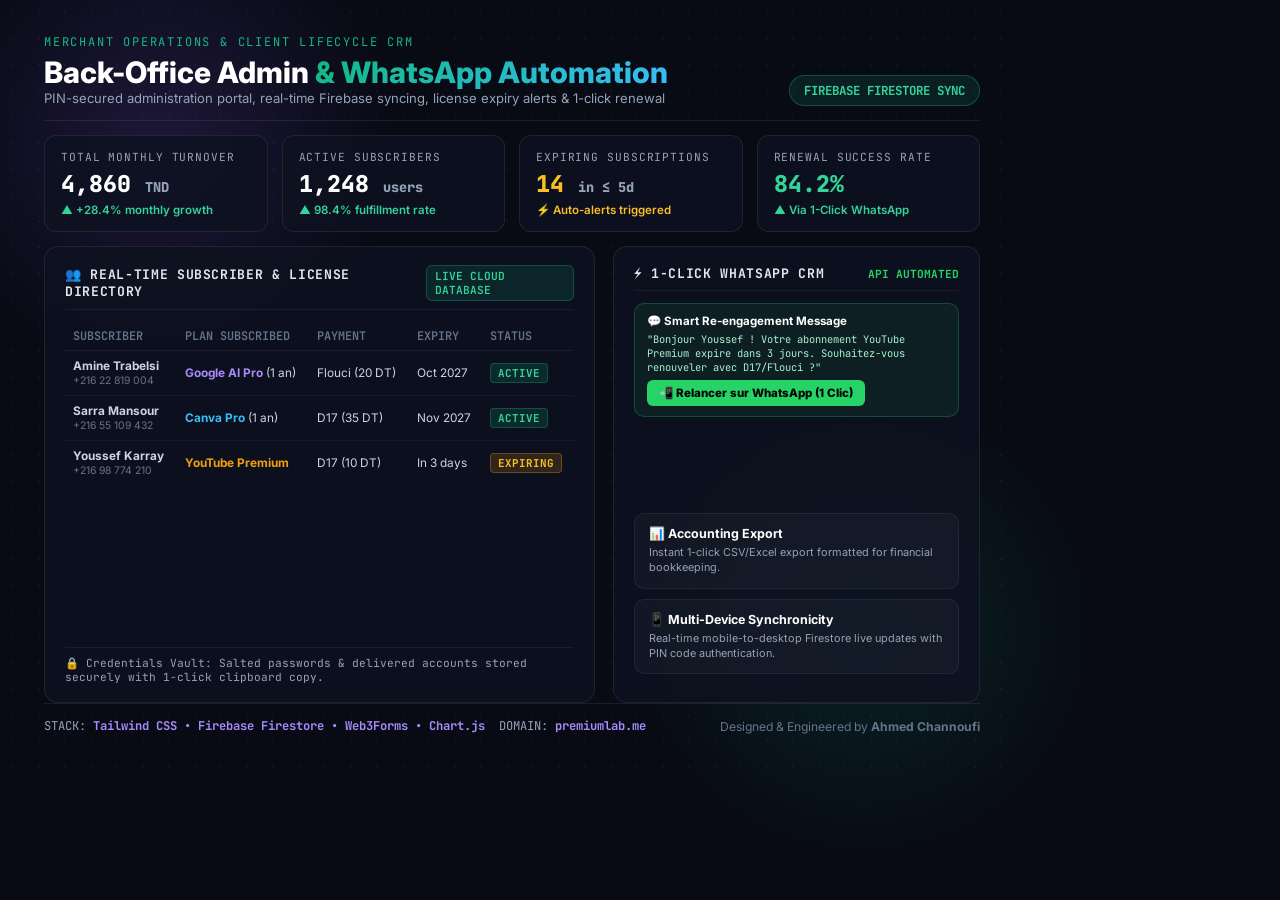
<file: fiverr_attachments/slide_plab3.html>
<!DOCTYPE html>
<html lang="en">
<head>
  <meta charset="UTF-8">
  <title>Premium Lab - Back-Office Admin CRM & Automated WhatsApp Follow-up</title>
  <link rel="preconnect" href="https://fonts.googleapis.com">
  <link rel="preconnect" href="https://fonts.gstatic.com" crossorigin>
  <link href="https://fonts.googleapis.com/css2?family=Inter:wght@400;500;600;700;800;900&family=JetBrains+Mono:wght@500;700&display=swap" rel="stylesheet">
  <style>
    * { box-sizing: border-box; margin: 0; padding: 0; }
    body {
      width: 1024px;
      height: 768px;
      overflow: hidden;
      background: #080a14;
      font-family: 'Inter', sans-serif;
      color: #f1f5f9;
      position: relative;
    }
    .grid-bg {
      position: absolute;
      inset: 0;
      background-image: radial-gradient(#1e1b4b 1.2px, transparent 1.2px);
      background-size: 26px 26px;
      opacity: 0.4;
      pointer-events: none;
    }
    .glow-purple {
      position: absolute;
      top: -100px;
      left: -80px;
      width: 480px;
      height: 480px;
      background: radial-gradient(circle, rgba(139, 92, 246, 0.16) 0%, transparent 70%);
      pointer-events: none;
    }
    .glow-emerald {
      position: absolute;
      bottom: -100px;
      right: -80px;
      width: 480px;
      height: 480px;
      background: radial-gradient(circle, rgba(16, 185, 129, 0.14) 0%, transparent 70%);
      pointer-events: none;
    }
    .container {
      position: relative;
      z-index: 10;
      width: 1024px;
      height: 768px;
      padding: 34px 44px;
      display: flex;
      flex-direction: column;
      justify-content: space-between;
    }
    .header {
      display: flex;
      justify-content: space-between;
      align-items: flex-end;
      border-bottom: 1px solid rgba(255, 255, 255, 0.08);
      padding-bottom: 14px;
    }
    .header-tag {
      font-size: 0.75rem;
      font-family: 'JetBrains Mono', monospace;
      text-transform: uppercase;
      letter-spacing: 0.15em;
      color: #10b981;
      margin-bottom: 4px;
    }
    h2 {
      font-size: 1.85rem;
      font-weight: 800;
      color: #fff;
    }
    h2 span {
      background: linear-gradient(135deg, #10b981, #38bdf8);
      -webkit-background-clip: text;
      -webkit-text-fill-color: transparent;
    }
    .header-sub {
      font-size: 0.82rem;
      color: #94a3b8;
    }
    .badge {
      background: rgba(16, 185, 129, 0.12);
      border: 1px solid rgba(16, 185, 129, 0.35);
      padding: 6px 14px;
      border-radius: 30px;
      font-size: 0.78rem;
      font-family: 'JetBrains Mono', monospace;
      color: #34d399;
      font-weight: 700;
    }

    /* KPI Row */
    .kpi-row {
      display: grid;
      grid-template-columns: repeat(4, 1fr);
      gap: 14px;
      margin-top: 14px;
    }
    .kpi-card {
      background: rgba(14, 18, 32, 0.85);
      border: 1px solid rgba(255, 255, 255, 0.08);
      border-radius: 12px;
      padding: 14px 16px;
    }
    .kpi-label {
      font-size: 0.7rem;
      text-transform: uppercase;
      letter-spacing: 0.08em;
      color: #94a3b8;
      font-family: 'JetBrains Mono', monospace;
    }
    .kpi-val {
      font-size: 1.45rem;
      font-weight: 800;
      color: #fff;
      margin: 4px 0;
      font-family: 'JetBrains Mono', monospace;
    }
    .kpi-trend {
      font-size: 0.72rem;
      color: #34d399;
      font-weight: 600;
    }

    /* Center Grid */
    .grid-center {
      display: grid;
      grid-template-columns: 1.2fr 0.8fr;
      gap: 18px;
      margin-top: 14px;
      flex: 1;
    }

    .panel {
      background: rgba(14, 18, 32, 0.85);
      border: 1px solid rgba(255, 255, 255, 0.08);
      border-radius: 14px;
      padding: 18px 20px;
      display: flex;
      flex-direction: column;
      justify-content: space-between;
    }
    .panel-head {
      display: flex;
      justify-content: space-between;
      align-items: center;
      margin-bottom: 12px;
      padding-bottom: 8px;
      border-bottom: 1px solid rgba(255, 255, 255, 0.06);
    }
    .panel-title {
      font-size: 0.82rem;
      font-weight: 700;
      color: #e2e8f0;
      text-transform: uppercase;
      letter-spacing: 0.05em;
      font-family: 'JetBrains Mono', monospace;
    }
    .panel-pill {
      font-size: 0.7rem;
      background: rgba(16, 185, 129, 0.12);
      color: #34d399;
      border: 1px solid rgba(16, 185, 129, 0.3);
      padding: 3px 8px;
      border-radius: 6px;
      font-family: 'JetBrains Mono', monospace;
      font-weight: 600;
    }

    /* CRM Table */
    .crm-table {
      width: 100%;
      border-collapse: collapse;
      font-size: 0.74rem;
    }
    .crm-table th {
      text-align: left;
      padding: 6px 8px;
      color: #64748b;
      font-family: 'JetBrains Mono', monospace;
      border-bottom: 1px solid rgba(255, 255, 255, 0.06);
      font-weight: 600;
      text-transform: uppercase;
    }
    .crm-table td {
      padding: 8px 8px;
      border-bottom: 1px solid rgba(255, 255, 255, 0.04);
      color: #cbd5e1;
    }
    .crm-table tr:last-child td {
      border-bottom: none;
    }
    .status-badge {
      display: inline-block;
      padding: 2px 7px;
      border-radius: 4px;
      font-size: 0.68rem;
      font-family: 'JetBrains Mono', monospace;
      font-weight: 700;
    }
    .status-active { background: rgba(16, 185, 129, 0.15); color: #34d399; border: 1px solid rgba(16, 185, 129, 0.3); }
    .status-expiring { background: rgba(245, 158, 11, 0.15); color: #fbbf24; border: 1px solid rgba(245, 158, 11, 0.3); }

    /* Right column */
    .feature-box {
      background: rgba(255, 255, 255, 0.03);
      border: 1px solid rgba(255, 255, 255, 0.06);
      border-radius: 10px;
      padding: 12px 14px;
      margin-bottom: 10px;
    }
    .fb-title {
      font-size: 0.78rem;
      font-weight: 700;
      color: #fff;
      display: flex;
      align-items: center;
      gap: 6px;
    }
    .fb-desc {
      font-size: 0.68rem;
      color: #94a3b8;
      margin-top: 4px;
      line-height: 1.4;
    }

    .wa-dispatch-mock {
      background: rgba(37, 211, 102, 0.08);
      border: 1px solid rgba(37, 211, 102, 0.25);
      border-radius: 10px;
      padding: 10px 12px;
    }
    .wa-btn {
      background: #25d366;
      color: #000;
      font-weight: 800;
      font-size: 0.72rem;
      padding: 6px 12px;
      border-radius: 6px;
      display: inline-flex;
      align-items: center;
      gap: 6px;
      margin-top: 6px;
    }

    .footer {
      display: flex;
      justify-content: space-between;
      align-items: center;
      padding-top: 14px;
      border-top: 1px solid rgba(255, 255, 255, 0.08);
      font-size: 0.76rem;
      color: #64748b;
    }
    .footer-tags {
      display: flex;
      gap: 14px;
    }
    .footer-tag {
      font-family: 'JetBrains Mono', monospace;
      color: #94a3b8;
    }
    .footer-tag strong {
      color: #a78bfa;
    }
  </style>
</head>
<body>
  <div class="grid-bg"></div>
  <div class="glow-purple"></div>
  <div class="glow-emerald"></div>

  <div class="container">
    <!-- Header -->
    <div class="header">
      <div>
        <div class="header-tag">Merchant Operations & Client Lifecycle CRM</div>
        <h2>Back-Office Admin <span>& WhatsApp Automation</span></h2>
        <div class="header-sub">PIN-secured administration portal, real-time Firebase syncing, license expiry alerts & 1-click renewal</div>
      </div>
      <div class="badge">FIREBASE FIRESTORE SYNC</div>
    </div>

    <!-- KPI Row -->
    <div class="kpi-row">
      <div class="kpi-card">
        <div class="kpi-label">Total Monthly Turnover</div>
        <div class="kpi-val">4,860 <span style="font-size: 0.85rem; color: #94a3b8;">TND</span></div>
        <div class="kpi-trend">▲ +28.4% monthly growth</div>
      </div>
      <div class="kpi-card">
        <div class="kpi-label">Active Subscribers</div>
        <div class="kpi-val">1,248 <span style="font-size: 0.85rem; color: #94a3b8;">users</span></div>
        <div class="kpi-trend">▲ 98.4% fulfillment rate</div>
      </div>
      <div class="kpi-card">
        <div class="kpi-label">Expiring Subscriptions</div>
        <div class="kpi-val" style="color:#fbbf24;">14 <span style="font-size: 0.85rem; color: #94a3b8;">in &le; 5d</span></div>
        <div class="kpi-trend" style="color:#fbbf24;">⚡ Auto-alerts triggered</div>
      </div>
      <div class="kpi-card">
        <div class="kpi-label">Renewal Success Rate</div>
        <div class="kpi-val" style="color:#34d399;">84.2%</div>
        <div class="kpi-trend">▲ Via 1-Click WhatsApp</div>
      </div>
    </div>

    <!-- Center Grid -->
    <div class="grid-center">
      <!-- Left: CRM Table -->
      <div class="panel">
        <div>
          <div class="panel-head">
            <span class="panel-title">👥 Real-Time Subscriber & License Directory</span>
            <span class="panel-pill">LIVE CLOUD DATABASE</span>
          </div>

          <table class="crm-table">
            <thead>
              <tr>
                <th>Subscriber</th>
                <th>Plan Subscribed</th>
                <th>Payment</th>
                <th>Expiry</th>
                <th>Status</th>
              </tr>
            </thead>
            <tbody>
              <tr>
                <td><strong>Amine Trabelsi</strong><br><span style="font-size:0.65rem; color:#64748b;">+216 22 819 004</span></td>
                <td><span style="color:#a78bfa; font-weight:700;">Google AI Pro</span> (1 an)</td>
                <td>Flouci (20 DT)</td>
                <td>Oct 2027</td>
                <td><span class="status-badge status-active">ACTIVE</span></td>
              </tr>
              <tr>
                <td><strong>Sarra Mansour</strong><br><span style="font-size:0.65rem; color:#64748b;">+216 55 109 432</span></td>
                <td><span style="color:#38bdf8; font-weight:700;">Canva Pro</span> (1 an)</td>
                <td>D17 (35 DT)</td>
                <td>Nov 2027</td>
                <td><span class="status-badge status-active">ACTIVE</span></td>
              </tr>
              <tr>
                <td><strong>Youssef Karray</strong><br><span style="font-size:0.65rem; color:#64748b;">+216 98 774 210</span></td>
                <td><span style="color:#f59e0b; font-weight:700;">YouTube Premium</span></td>
                <td>D17 (10 DT)</td>
                <td>In 3 days</td>
                <td><span class="status-badge status-expiring">EXPIRING</span></td>
              </tr>
            </tbody>
          </table>
        </div>

        <div style="font-size:0.7rem; color:#94a3b8; font-family:'JetBrains Mono'; border-top:1px solid rgba(255,255,255,0.06); padding-top:8px;">
          🔒 Credentials Vault: Salted passwords & delivered accounts stored securely with 1-click clipboard copy.
        </div>
      </div>

      <!-- Right: WhatsApp Automation & Audit -->
      <div class="panel">
        <div>
          <div class="panel-head">
            <span class="panel-title">⚡ 1-Click WhatsApp CRM</span>
            <span style="font-size:0.7rem; color:#25d366; font-family:'JetBrains Mono'; font-weight:700;">API AUTOMATED</span>
          </div>

          <div class="wa-dispatch-mock">
            <div style="font-size:0.72rem; font-weight:700; color:#fff; display:flex; align-items:center; gap:6px;">
              <span>💬 Smart Re-engagement Message</span>
            </div>
            <div style="font-size:0.65rem; color:#a7f3d0; margin-top:4px; font-family:'JetBrains Mono'; line-height:1.35;">
              "Bonjour Youssef ! Votre abonnement YouTube Premium expire dans 3 jours. Souhaitez-vous renouveler avec D17/Flouci ?"
            </div>
            <div class="wa-btn">
              <span>📲 Relancer sur WhatsApp (1 Clic)</span>
            </div>
          </div>
        </div>

        <div>
          <div class="feature-box" style="margin-top:10px;">
            <div class="fb-title">📊 Accounting Export</div>
            <div class="fb-desc">Instant 1-click CSV/Excel export formatted for financial bookkeeping.</div>
          </div>
          <div class="feature-box">
            <div class="fb-title">📱 Multi-Device Synchronicity</div>
            <div class="fb-desc">Real-time mobile-to-desktop Firestore live updates with PIN code authentication.</div>
          </div>
        </div>
      </div>
    </div>

    <!-- Footer -->
    <div class="footer">
      <div class="footer-tags">
        <span class="footer-tag">STACK: <strong>Tailwind CSS • Firebase Firestore • Web3Forms • Chart.js</strong></span>
        <span class="footer-tag">DOMAIN: <strong>premiumlab.me</strong></span>
      </div>
      <div>Designed & Engineered by <strong>Ahmed Channoufi</strong></div>
    </div>
  </div>
</body>
</html>
</file>
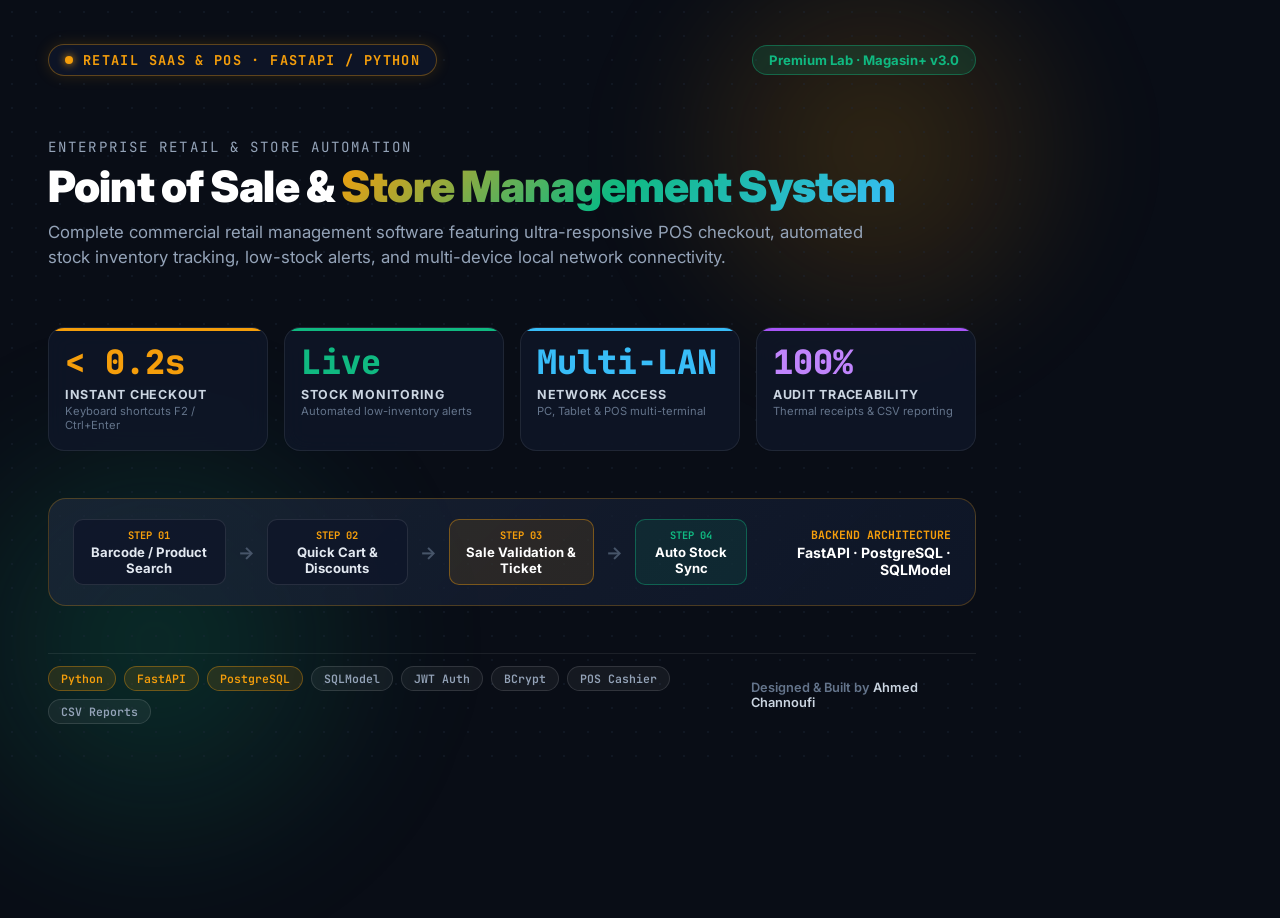
<file: fiverr_attachments/slide_prem1.html>
<!DOCTYPE html>
<html lang="en">
<head>
  <meta charset="UTF-8">
  <title>Premium Lab / Magasin+ - Point of Sale & Store Management System</title>
  <link rel="preconnect" href="https://fonts.googleapis.com">
  <link rel="preconnect" href="https://fonts.gstatic.com" crossorigin>
  <link href="https://fonts.googleapis.com/css2?family=Inter:wght@400;500;600;700;800;900&family=JetBrains+Mono:wght@500;700&display=swap" rel="stylesheet">
  <style>
    * { box-sizing: border-box; margin: 0; padding: 0; }
    body {
      width: 1024px;
      height: 768px;
      overflow: hidden;
      background: #090d16;
      font-family: 'Inter', sans-serif;
      color: #f1f5f9;
      position: relative;
    }
    .glow-amber {
      position: absolute;
      width: 500px;
      height: 500px;
      border-radius: 50%;
      background: radial-gradient(circle, rgba(245, 158, 11, 0.18) 0%, transparent 70%);
      top: -100px;
      right: -100px;
      filter: blur(40px);
      pointer-events: none;
    }
    .glow-emerald {
      position: absolute;
      width: 550px;
      height: 550px;
      border-radius: 50%;
      background: radial-gradient(circle, rgba(16, 185, 129, 0.2) 0%, transparent 70%);
      bottom: -150px;
      left: -120px;
      filter: blur(50px);
      pointer-events: none;
    }
    .grid-bg {
      position: absolute;
      inset: 0;
      background-image: radial-gradient(#1e293b 1px, transparent 1px);
      background-size: 24px 24px;
      opacity: 0.35;
      pointer-events: none;
    }

    .container {
      position: relative;
      z-index: 10;
      width: 1024px;
      height: 768px;
      padding: 44px 48px;
      display: flex;
      flex-direction: column;
      justify-content: space-between;
    }

    .top-bar {
      display: flex;
      justify-content: space-between;
      align-items: center;
    }
    .brand-pill {
      display: inline-flex;
      align-items: center;
      gap: 10px;
      background: rgba(15, 23, 42, 0.85);
      border: 1px solid rgba(245, 158, 11, 0.35);
      padding: 6px 16px;
      border-radius: 50px;
      box-shadow: 0 0 15px rgba(245, 158, 11, 0.15);
    }
    .dot-live {
      width: 8px;
      height: 8px;
      background: #f59e0b;
      border-radius: 50%;
      box-shadow: 0 0 8px #f59e0b;
    }
    .brand-text {
      font-size: 0.85rem;
      font-weight: 700;
      letter-spacing: 0.1em;
      text-transform: uppercase;
      color: #f59e0b;
      font-family: 'JetBrains Mono', monospace;
    }
    .client-badge {
      display: inline-flex;
      align-items: center;
      gap: 8px;
      background: rgba(16, 185, 129, 0.15);
      border: 1px solid rgba(16, 185, 129, 0.4);
      color: #10b981;
      padding: 6px 16px;
      border-radius: 50px;
      font-size: 0.82rem;
      font-weight: 700;
    }

    .main-header {
      margin-top: 15px;
    }
    .tagline {
      font-size: 0.88rem;
      font-family: 'JetBrains Mono', monospace;
      color: #94a3b8;
      text-transform: uppercase;
      letter-spacing: 0.15em;
      margin-bottom: 6px;
    }
    h1 {
      font-size: 2.7rem;
      font-weight: 900;
      line-height: 1.15;
      letter-spacing: -0.02em;
      color: #ffffff;
    }
    h1 span {
      background: linear-gradient(135deg, #f59e0b 0%, #10b981 50%, #38bdf8 100%);
      -webkit-background-clip: text;
      -webkit-text-fill-color: transparent;
    }
    .subtitle {
      font-size: 1.05rem;
      color: #94a3b8;
      margin-top: 8px;
      max-width: 850px;
      line-height: 1.5;
    }

    .stats-grid {
      display: grid;
      grid-template-columns: repeat(4, 1fr);
      gap: 16px;
      margin-top: 10px;
    }
    .stat-card {
      background: rgba(15, 23, 42, 0.75);
      border: 1px solid rgba(255, 255, 255, 0.08);
      border-radius: 16px;
      padding: 18px 16px;
      backdrop-filter: blur(12px);
      position: relative;
      overflow: hidden;
    }
    .stat-card::before {
      content: '';
      position: absolute;
      top: 0; left: 0; right: 0;
      height: 3px;
    }
    .stat-card.c1::before { background: #f59e0b; }
    .stat-card.c2::before { background: #10b981; }
    .stat-card.c3::before { background: #38bdf8; }
    .stat-card.c4::before { background: #a855f7; }

    .stat-val {
      font-size: 2.1rem;
      font-weight: 900;
      color: #fff;
      font-family: 'JetBrains Mono', monospace;
      line-height: 1;
    }
    .stat-val.c1 { color: #f59e0b; }
    .stat-val.c2 { color: #10b981; }
    .stat-val.c3 { color: #38bdf8; }
    .stat-val.c4 { color: #c084fc; }
    .stat-label {
      font-size: 0.78rem;
      font-weight: 700;
      color: #cbd5e1;
      text-transform: uppercase;
      letter-spacing: 0.06em;
      margin-top: 8px;
    }
    .stat-sub {
      font-size: 0.7rem;
      color: #64748b;
      margin-top: 2px;
    }

    .preview-box {
      background: linear-gradient(135deg, rgba(30, 41, 59, 0.7), rgba(15, 23, 42, 0.85));
      border: 1px solid rgba(245, 158, 11, 0.25);
      border-radius: 18px;
      padding: 20px 24px;
      display: flex;
      align-items: center;
      justify-content: space-between;
      gap: 20px;
    }
    .pipeline-steps {
      display: flex;
      align-items: center;
      gap: 12px;
    }
    .p-step {
      background: rgba(15, 23, 42, 0.9);
      border: 1px solid rgba(255, 255, 255, 0.1);
      padding: 8px 16px;
      border-radius: 10px;
      text-align: center;
    }
    .p-step-num {
      font-size: 0.65rem;
      font-family: 'JetBrains Mono', monospace;
      color: #f59e0b;
      font-weight: 700;
      text-transform: uppercase;
    }
    .p-step-title {
      font-size: 0.82rem;
      font-weight: 700;
      color: #e2e8f0;
      margin-top: 2px;
    }
    .p-arrow {
      color: #475569;
      font-size: 1.1rem;
      font-weight: bold;
    }

    .bottom-bar {
      display: flex;
      justify-content: space-between;
      align-items: center;
      padding-top: 12px;
      border-top: 1px solid rgba(255, 255, 255, 0.08);
    }
    .tech-chips {
      display: flex;
      gap: 8px;
      flex-wrap: wrap;
    }
    .chip {
      font-size: 0.72rem;
      font-family: 'JetBrains Mono', monospace;
      background: rgba(255, 255, 255, 0.05);
      border: 1px solid rgba(255, 255, 255, 0.12);
      color: #94a3b8;
      padding: 4px 12px;
      border-radius: 50px;
      font-weight: 600;
    }
    .chip.highlight {
      background: rgba(245, 158, 11, 0.12);
      border-color: rgba(245, 158, 11, 0.35);
      color: #f59e0b;
    }
    .author-credit {
      font-size: 0.8rem;
      color: #64748b;
      font-weight: 600;
    }
    .author-credit span {
      color: #cbd5e1;
    }
  </style>
</head>
<body>

  <div class="glow-amber"></div>
  <div class="glow-emerald"></div>
  <div class="grid-bg"></div>

  <div class="container">
    
    <div class="top-bar">
      <div class="brand-pill">
        <span class="dot-live"></span>
        <span class="brand-text">Retail SaaS & POS · FastAPI / Python</span>
      </div>
      <div class="client-badge">
        <span>Premium Lab · Magasin+ v3.0</span>
      </div>
    </div>

    <div class="main-header">
      <div class="tagline">Enterprise Retail & Store Automation</div>
      <h1>Point of Sale & <span>Store Management System</span></h1>
      <p class="subtitle">Complete commercial retail management software featuring ultra-responsive POS checkout, automated stock inventory tracking, low-stock alerts, and multi-device local network connectivity.</p>
    </div>

    <div class="stats-grid">
      <div class="stat-card c1">
        <div class="stat-val c1">&lt; 0.2s</div>
        <div class="stat-label">Instant Checkout</div>
        <div class="stat-sub">Keyboard shortcuts F2 / Ctrl+Enter</div>
      </div>
      <div class="stat-card c2">
        <div class="stat-val c2">Live</div>
        <div class="stat-label">Stock Monitoring</div>
        <div class="stat-sub">Automated low-inventory alerts</div>
      </div>
      <div class="stat-card c3">
        <div class="stat-val c3">Multi-LAN</div>
        <div class="stat-label">Network Access</div>
        <div class="stat-sub">PC, Tablet & POS multi-terminal</div>
      </div>
      <div class="stat-card c4">
        <div class="stat-val c4">100%</div>
        <div class="stat-label">Audit Traceability</div>
        <div class="stat-sub">Thermal receipts & CSV reporting</div>
      </div>
    </div>

    <div class="preview-box">
      <div class="pipeline-steps">
        <div class="p-step">
          <div class="p-step-num">Step 01</div>
          <div class="p-step-title">Barcode / Product Search</div>
        </div>
        <div class="p-arrow">→</div>
        <div class="p-step">
          <div class="p-step-num">Step 02</div>
          <div class="p-step-title">Quick Cart & Discounts</div>
        </div>
        <div class="p-arrow">→</div>
        <div class="p-step" style="border-color: rgba(245,158,11,0.4); background: rgba(245,158,11,0.1);">
          <div class="p-step-num" style="color:#f59e0b;">Step 03</div>
          <div class="p-step-title" style="color:#fff;">Sale Validation & Ticket</div>
        </div>
        <div class="p-arrow">→</div>
        <div class="p-step" style="border-color: rgba(16,185,129,0.4); background: rgba(16,185,129,0.1);">
          <div class="p-step-num" style="color:#10b981;">Step 04</div>
          <div class="p-step-title" style="color:#fff;">Auto Stock Sync</div>
        </div>
      </div>
      <div style="text-align: right;">
        <div style="font-size: 0.72rem; font-family:'JetBrains Mono'; color:#f59e0b; font-weight:700; text-transform:uppercase;">Backend Architecture</div>
        <div style="font-size: 0.88rem; font-weight:700; color:#fff; margin-top:2px;">FastAPI · PostgreSQL · SQLModel</div>
      </div>
    </div>

    <div class="bottom-bar">
      <div class="tech-chips">
        <span class="chip highlight">Python</span>
        <span class="chip highlight">FastAPI</span>
        <span class="chip highlight">PostgreSQL</span>
        <span class="chip">SQLModel</span>
        <span class="chip">JWT Auth</span>
        <span class="chip">BCrypt</span>
        <span class="chip">POS Cashier</span>
        <span class="chip">CSV Reports</span>
      </div>
      <div class="author-credit">
        Designed & Built by <span>Ahmed Channoufi</span>
      </div>
    </div>

  </div>

</body>
</html>
</file>
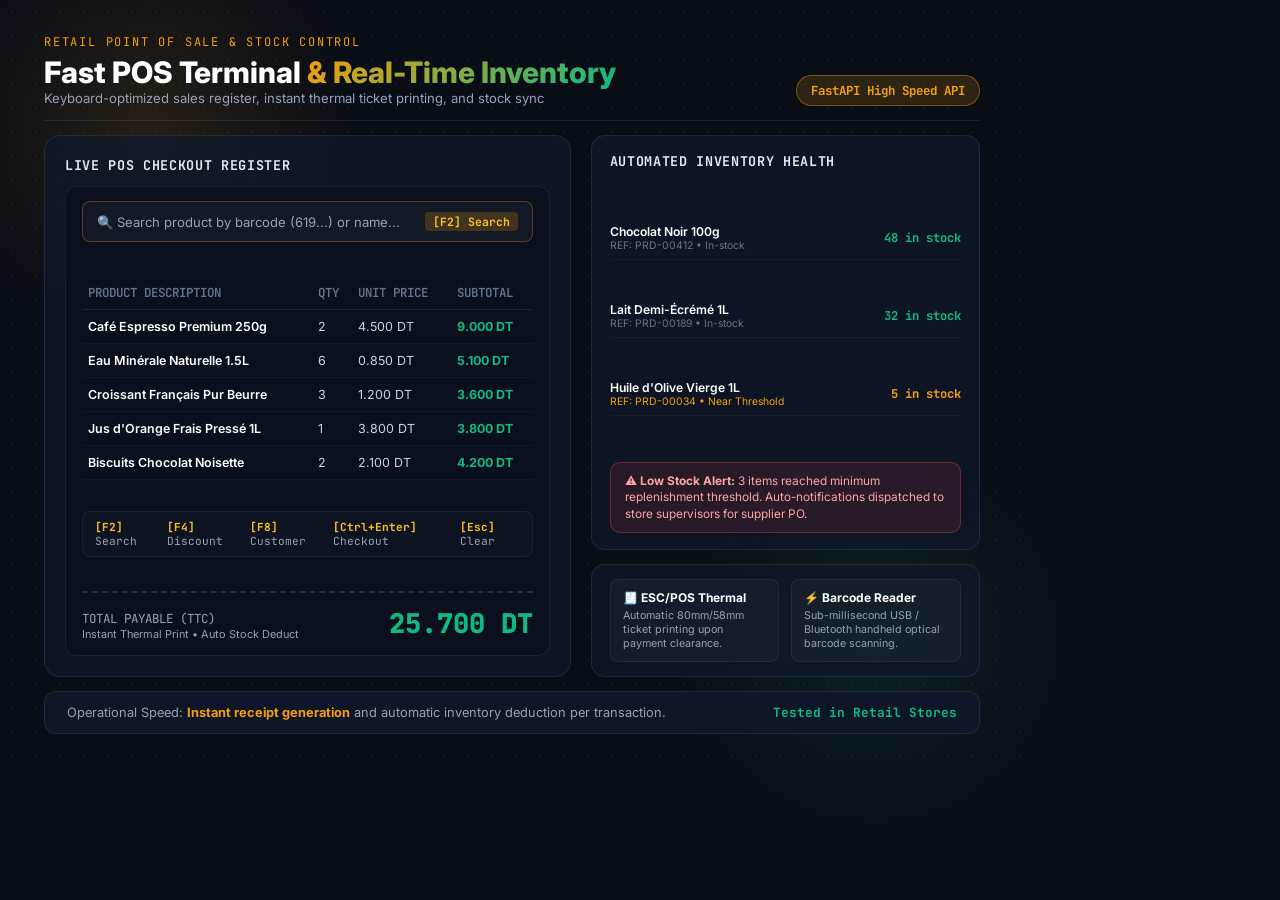
<file: fiverr_attachments/slide_prem2.html>
<!DOCTYPE html>
<html lang="en">
<head>
  <meta charset="UTF-8">
  <title>Premium Lab - POS Terminal & Real-Time Stock Management</title>
  <link rel="preconnect" href="https://fonts.googleapis.com">
  <link rel="preconnect" href="https://fonts.gstatic.com" crossorigin>
  <link href="https://fonts.googleapis.com/css2?family=Inter:wght@400;500;600;700;800;900&family=JetBrains+Mono:wght@500;700&display=swap" rel="stylesheet">
  <style>
    * { box-sizing: border-box; margin: 0; padding: 0; }
    body {
      width: 1024px;
      height: 768px;
      overflow: hidden;
      background: #090d16;
      font-family: 'Inter', sans-serif;
      color: #f1f5f9;
      position: relative;
    }
    .grid-bg {
      position: absolute;
      inset: 0;
      background-image: radial-gradient(#1e293b 1px, transparent 1px);
      background-size: 24px 24px;
      opacity: 0.35;
      pointer-events: none;
    }
    .glow-amber {
      position: absolute;
      top: -80px;
      left: -60px;
      width: 420px;
      height: 420px;
      background: radial-gradient(circle, rgba(245, 158, 11, 0.12) 0%, transparent 70%);
      pointer-events: none;
    }
    .glow-teal {
      position: absolute;
      bottom: -80px;
      right: -60px;
      width: 420px;
      height: 420px;
      background: radial-gradient(circle, rgba(16, 185, 129, 0.12) 0%, transparent 70%);
      pointer-events: none;
    }
    .container {
      position: relative;
      z-index: 10;
      width: 1024px;
      height: 768px;
      padding: 34px 44px;
      display: flex;
      flex-direction: column;
      justify-content: space-between;
    }
    .header {
      display: flex;
      justify-content: space-between;
      align-items: flex-end;
      border-bottom: 1px solid rgba(255, 255, 255, 0.08);
      padding-bottom: 14px;
    }
    .header-tag {
      font-size: 0.75rem;
      font-family: 'JetBrains Mono', monospace;
      text-transform: uppercase;
      letter-spacing: 0.15em;
      color: #f59e0b;
      margin-bottom: 4px;
    }
    h2 {
      font-size: 1.85rem;
      font-weight: 800;
      color: #fff;
    }
    h2 span {
      background: linear-gradient(135deg, #f59e0b, #10b981);
      -webkit-background-clip: text;
      -webkit-text-fill-color: transparent;
    }
    .header-sub {
      font-size: 0.82rem;
      color: #94a3b8;
    }
    .pos-badge {
      background: rgba(245, 158, 11, 0.15);
      border: 1px solid rgba(245, 158, 11, 0.4);
      padding: 6px 14px;
      border-radius: 30px;
      font-size: 0.78rem;
      font-family: 'JetBrains Mono', monospace;
      color: #f59e0b;
      font-weight: 700;
    }

    .main-grid {
      display: grid;
      grid-template-columns: 1.15fr 0.85fr;
      gap: 20px;
      margin-top: 14px;
      flex: 1;
    }
    .pos-card {
      background: rgba(15, 23, 42, 0.75);
      border: 1px solid rgba(255, 255, 255, 0.08);
      border-radius: 16px;
      padding: 20px;
      display: flex;
      flex-direction: column;
      justify-content: space-between;
    }
    .card-heading {
      font-size: 0.84rem;
      font-weight: 700;
      color: #e2e8f0;
      text-transform: uppercase;
      letter-spacing: 0.05em;
      font-family: 'JetBrains Mono', monospace;
      margin-bottom: 12px;
    }

    /* POS Cart Simulator */
    .pos-sim-box {
      background: #0a0f1d;
      border: 1px solid rgba(255, 255, 255, 0.07);
      border-radius: 12px;
      padding: 14px 16px;
      flex: 1;
      display: flex;
      flex-direction: column;
      justify-content: space-between;
    }
    .search-mock {
      background: rgba(255, 255, 255, 0.04);
      border: 1px solid rgba(245, 158, 11, 0.3);
      border-radius: 8px;
      padding: 10px 14px;
      display: flex;
      justify-content: space-between;
      align-items: center;
      font-size: 0.82rem;
      color: #94a3b8;
      margin-bottom: 12px;
    }
    .shortcut-tag {
      background: rgba(245, 158, 11, 0.2);
      color: #fbbf24;
      padding: 2px 8px;
      border-radius: 4px;
      font-family: 'JetBrains Mono', monospace;
      font-size: 0.72rem;
      font-weight: 700;
    }
    table {
      width: 100%;
      border-collapse: collapse;
      font-size: 0.78rem;
    }
    th {
      text-align: left;
      padding: 8px 6px;
      border-bottom: 1px solid rgba(255, 255, 255, 0.08);
      color: #64748b;
      font-family: 'JetBrains Mono', monospace;
      font-weight: 600;
      text-transform: uppercase;
    }
    td {
      padding: 9px 6px;
      border-bottom: 1px solid rgba(255, 255, 255, 0.04);
      color: #cbd5e1;
    }
    .total-row {
      margin-top: 12px;
      padding-top: 12px;
      border-top: 2px dashed rgba(255, 255, 255, 0.12);
      display: flex;
      justify-content: space-between;
      align-items: flex-end;
    }
    .total-lbl {
      font-size: 0.78rem;
      color: #94a3b8;
      text-transform: uppercase;
      font-family: 'JetBrains Mono', monospace;
    }
    .total-amount {
      font-size: 1.7rem;
      font-weight: 800;
      color: #10b981;
      font-family: 'JetBrains Mono', monospace;
    }

    .right-col {
      display: flex;
      flex-direction: column;
      gap: 14px;
    }
    .inv-box {
      background: rgba(15, 23, 42, 0.75);
      border: 1px solid rgba(255, 255, 255, 0.08);
      border-radius: 14px;
      padding: 16px 18px;
      flex: 1;
      display: flex;
      flex-direction: column;
      justify-content: space-between;
    }
    .alert-banner {
      background: rgba(239, 68, 68, 0.12);
      border: 1px solid rgba(239, 68, 68, 0.35);
      border-radius: 10px;
      padding: 10px 14px;
      font-size: 0.74rem;
      color: #fca5a5;
      line-height: 1.4;
      margin-top: 10px;
    }
    .stock-item {
      display: flex;
      justify-content: space-between;
      align-items: center;
      padding: 7px 0;
      border-bottom: 1px solid rgba(255, 255, 255, 0.04);
      font-size: 0.76rem;
    }
    .stock-qty {
      font-family: 'JetBrains Mono', monospace;
      font-weight: 700;
    }

    .hw-box {
      background: rgba(15, 23, 42, 0.75);
      border: 1px solid rgba(255, 255, 255, 0.08);
      border-radius: 14px;
      padding: 14px 18px;
      display: grid;
      grid-template-columns: 1fr 1fr;
      gap: 12px;
    }
    .hw-item {
      background: rgba(255, 255, 255, 0.03);
      border: 1px solid rgba(255, 255, 255, 0.06);
      border-radius: 8px;
      padding: 10px 12px;
    }
    .hw-title {
      font-size: 0.75rem;
      font-weight: 700;
      color: #fff;
      display: flex;
      align-items: center;
      gap: 6px;
    }
    .hw-desc {
      font-size: 0.67rem;
      color: #94a3b8;
      margin-top: 4px;
      line-height: 1.3;
    }

    .shortcuts-bar {
      display: flex;
      gap: 12px;
      margin-top: 10px;
      padding: 8px 12px;
      background: rgba(255, 255, 255, 0.02);
      border-radius: 8px;
      border: 1px solid rgba(255, 255, 255, 0.05);
      font-size: 0.7rem;
      font-family: 'JetBrains Mono', monospace;
      color: #94a3b8;
    }
    .shortcuts-bar span strong {
      color: #fbbf24;
    }

    .bottom-bar {
      background: rgba(15, 23, 42, 0.9);
      border: 1px solid rgba(255, 255, 255, 0.08);
      border-radius: 12px;
      padding: 12px 22px;
      display: flex;
      justify-content: space-between;
      align-items: center;
      font-size: 0.8rem;
      color: #94a3b8;
      margin-top: 14px;
    }
    .bottom-bar strong {
      color: #f59e0b;
    }
  </style>
</head>
<body>

  <div class="grid-bg"></div>
  <div class="glow-amber"></div>
  <div class="glow-teal"></div>

  <div class="container">
    
    <div class="header">
      <div>
        <div class="header-tag">Retail Point of Sale & Stock Control</div>
        <h2>Fast POS Terminal <span>& Real-Time Inventory</span></h2>
        <div class="header-sub">Keyboard-optimized sales register, instant thermal ticket printing, and stock sync</div>
      </div>
      <div class="pos-badge">
        FastAPI High Speed API
      </div>
    </div>

    <div class="main-grid">
      
      <div class="pos-card">
        <div class="card-heading">Live POS Checkout Register</div>
        <div class="pos-sim-box">
          <div class="search-mock">
            <span>🔍 Search product by barcode (619...) or name...</span>
            <span class="shortcut-tag">[F2] Search</span>
          </div>
          <table>
            <thead>
              <tr>
                <th>Product Description</th>
                <th>Qty</th>
                <th>Unit Price</th>
                <th>Subtotal</th>
              </tr>
            </thead>
            <tbody>
              <tr>
                <td style="color:#fff; font-weight:600;">Café Espresso Premium 250g</td>
                <td>2</td>
                <td>4.500 DT</td>
                <td style="color:#10b981; font-weight:700;">9.000 DT</td>
              </tr>
              <tr>
                <td style="color:#fff; font-weight:600;">Eau Minérale Naturelle 1.5L</td>
                <td>6</td>
                <td>0.850 DT</td>
                <td style="color:#10b981; font-weight:700;">5.100 DT</td>
              </tr>
              <tr>
                <td style="color:#fff; font-weight:600;">Croissant Français Pur Beurre</td>
                <td>3</td>
                <td>1.200 DT</td>
                <td style="color:#10b981; font-weight:700;">3.600 DT</td>
              </tr>
              <tr>
                <td style="color:#fff; font-weight:600;">Jus d'Orange Frais Pressé 1L</td>
                <td>1</td>
                <td>3.800 DT</td>
                <td style="color:#10b981; font-weight:700;">3.800 DT</td>
              </tr>
              <tr>
                <td style="color:#fff; font-weight:600;">Biscuits Chocolat Noisette</td>
                <td>2</td>
                <td>2.100 DT</td>
                <td style="color:#10b981; font-weight:700;">4.200 DT</td>
              </tr>
            </tbody>
          </table>

          <div class="shortcuts-bar">
            <span><strong>[F2]</strong> Search</span>
            <span><strong>[F4]</strong> Discount</span>
            <span><strong>[F8]</strong> Customer</span>
            <span><strong>[Ctrl+Enter]</strong> Checkout</span>
            <span><strong>[Esc]</strong> Clear</span>
          </div>

          <div class="total-row">
            <div>
              <div class="total-lbl">Total Payable (TTC)</div>
              <div style="font-size:0.68rem; color:#94a3b8;">Instant Thermal Print • Auto Stock Deduct</div>
            </div>
            <div class="total-amount">25.700 DT</div>
          </div>
        </div>
      </div>

      <div class="right-col">
        
        <div class="inv-box">
          <div class="card-heading">Automated Inventory Health</div>
          
          <div class="stock-item">
            <div>
              <div style="color: #fff; font-weight: 600;">Chocolat Noir 100g</div>
              <div style="font-size: 0.65rem; color: #64748b;">REF: PRD-00412 • In-stock</div>
            </div>
            <span class="stock-qty" style="color:#10b981;">48 in stock</span>
          </div>
          <div class="stock-item">
            <div>
              <div style="color: #fff; font-weight: 600;">Lait Demi-Écrémé 1L</div>
              <div style="font-size: 0.65rem; color: #64748b;">REF: PRD-00189 • In-stock</div>
            </div>
            <span class="stock-qty" style="color:#10b981;">32 in stock</span>
          </div>
          <div class="stock-item">
            <div>
              <div style="color: #fff; font-weight: 600;">Huile d'Olive Vierge 1L</div>
              <div style="font-size: 0.65rem; color: #f59e0b;">REF: PRD-00034 • Near Threshold</div>
            </div>
            <span class="stock-qty" style="color:#f59e0b;">5 in stock</span>
          </div>

          <div class="alert-banner">
            ⚠️ <strong>Low Stock Alert:</strong> 3 items reached minimum replenishment threshold. Auto-notifications dispatched to store supervisors for supplier PO.
          </div>
        </div>

        <div class="hw-box">
          <div class="hw-item">
            <div class="hw-title">🧾 ESC/POS Thermal</div>
            <div class="hw-desc">Automatic 80mm/58mm ticket printing upon payment clearance.</div>
          </div>
          <div class="hw-item">
            <div class="hw-title">⚡ Barcode Reader</div>
            <div class="hw-desc">Sub-millisecond USB / Bluetooth handheld optical barcode scanning.</div>
          </div>
        </div>

      </div>

    </div>

    <div class="bottom-bar">
      <div>Operational Speed: <strong>Instant receipt generation</strong> and automatic inventory deduction per transaction.</div>
      <div style="font-family:'JetBrains Mono'; color:#10b981; font-weight:700;">Tested in Retail Stores</div>
    </div>

  </div>

</body>
</html>
</file>
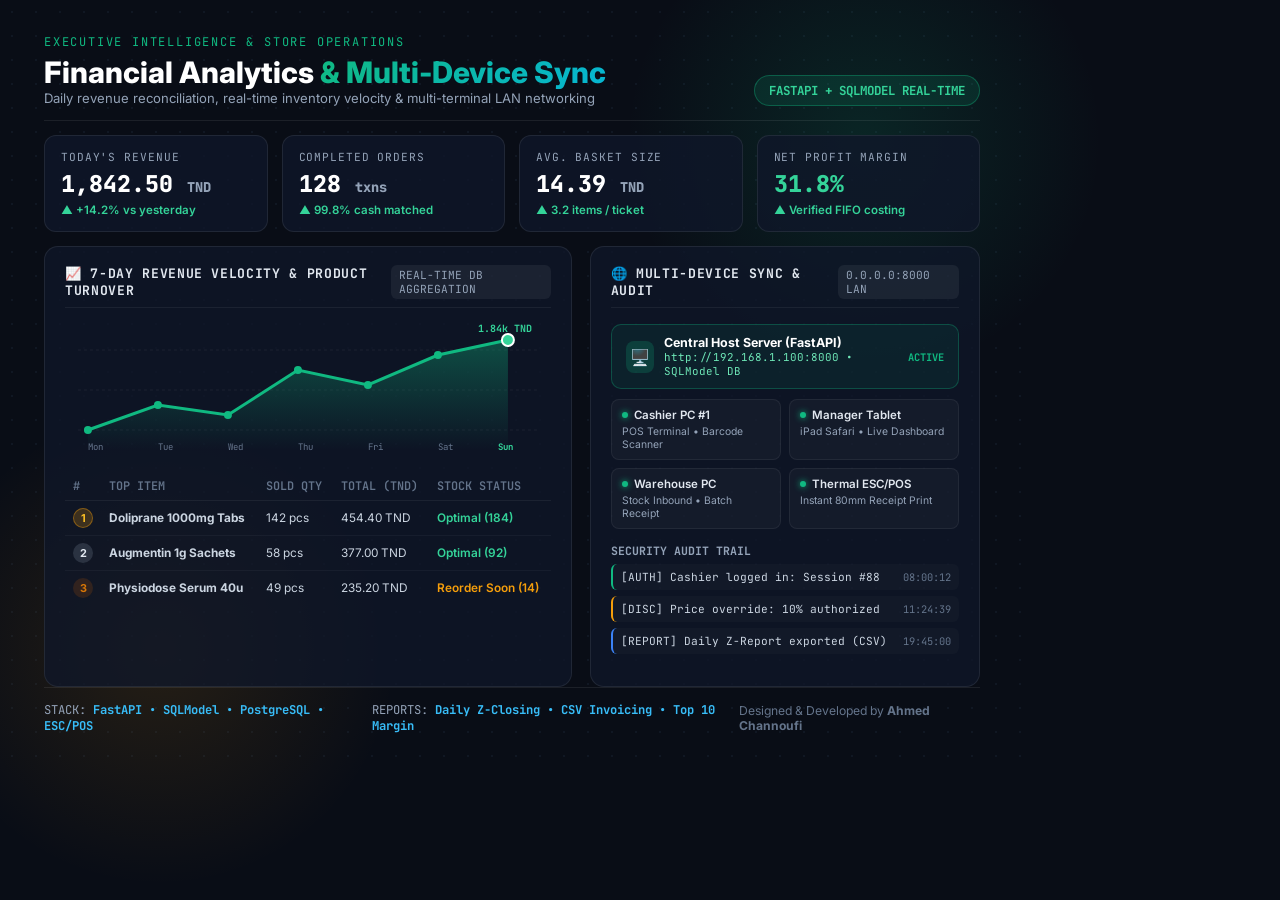
<file: fiverr_attachments/slide_prem3.html>
<!DOCTYPE html>
<html lang="en">
<head>
  <meta charset="UTF-8">
  <title>Premium Lab - Revenue Analytics, Financial Audit & Multi-Device Sync</title>
  <link rel="preconnect" href="https://fonts.googleapis.com">
  <link rel="preconnect" href="https://fonts.gstatic.com" crossorigin>
  <link href="https://fonts.googleapis.com/css2?family=Inter:wght@400;500;600;700;800;900&family=JetBrains+Mono:wght@500;700&display=swap" rel="stylesheet">
  <style>
    * { box-sizing: border-box; margin: 0; padding: 0; }
    body {
      width: 1024px;
      height: 768px;
      overflow: hidden;
      background: #090d16;
      font-family: 'Inter', sans-serif;
      color: #f1f5f9;
      position: relative;
    }
    .grid-bg {
      position: absolute;
      inset: 0;
      background-image: radial-gradient(#1e293b 1px, transparent 1px);
      background-size: 24px 24px;
      opacity: 0.35;
      pointer-events: none;
    }
    .glow-cyan {
      position: absolute;
      top: -100px;
      right: -80px;
      width: 480px;
      height: 480px;
      background: radial-gradient(circle, rgba(16, 185, 129, 0.14) 0%, transparent 70%);
      pointer-events: none;
    }
    .glow-amber {
      position: absolute;
      bottom: -120px;
      left: -80px;
      width: 480px;
      height: 480px;
      background: radial-gradient(circle, rgba(245, 158, 11, 0.12) 0%, transparent 70%);
      pointer-events: none;
    }
    .container {
      position: relative;
      z-index: 10;
      width: 1024px;
      height: 768px;
      padding: 34px 44px;
      display: flex;
      flex-direction: column;
      justify-content: space-between;
    }
    .header {
      display: flex;
      justify-content: space-between;
      align-items: flex-end;
      border-bottom: 1px solid rgba(255, 255, 255, 0.08);
      padding-bottom: 14px;
    }
    .header-tag {
      font-size: 0.75rem;
      font-family: 'JetBrains Mono', monospace;
      text-transform: uppercase;
      letter-spacing: 0.15em;
      color: #10b981;
      margin-bottom: 4px;
    }
    h2 {
      font-size: 1.85rem;
      font-weight: 800;
      color: #fff;
    }
    h2 span {
      background: linear-gradient(135deg, #10b981, #06b6d4);
      -webkit-background-clip: text;
      -webkit-text-fill-color: transparent;
    }
    .header-sub {
      font-size: 0.82rem;
      color: #94a3b8;
    }
    .badge {
      background: rgba(16, 185, 129, 0.12);
      border: 1px solid rgba(16, 185, 129, 0.35);
      padding: 6px 14px;
      border-radius: 30px;
      font-size: 0.78rem;
      font-family: 'JetBrains Mono', monospace;
      color: #34d399;
      font-weight: 700;
    }

    .kpi-row {
      display: grid;
      grid-template-columns: repeat(4, 1fr);
      gap: 14px;
      margin-top: 14px;
    }
    .kpi-card {
      background: rgba(15, 23, 42, 0.8);
      border: 1px solid rgba(255, 255, 255, 0.08);
      border-radius: 12px;
      padding: 14px 16px;
    }
    .kpi-label {
      font-size: 0.7rem;
      text-transform: uppercase;
      letter-spacing: 0.08em;
      color: #94a3b8;
      font-family: 'JetBrains Mono', monospace;
    }
    .kpi-val {
      font-size: 1.45rem;
      font-weight: 800;
      color: #fff;
      margin: 4px 0;
      font-family: 'JetBrains Mono', monospace;
    }
    .kpi-trend {
      font-size: 0.72rem;
      color: #34d399;
      font-weight: 600;
      display: flex;
      align-items: center;
      gap: 4px;
    }

    .grid-center {
      display: grid;
      grid-template-columns: 1.15fr 0.85fr;
      gap: 18px;
      margin-top: 14px;
      flex: 1;
    }

    .panel {
      background: rgba(15, 23, 42, 0.75);
      border: 1px solid rgba(255, 255, 255, 0.08);
      border-radius: 14px;
      padding: 18px 20px;
      display: flex;
      flex-direction: column;
    }
    .panel-head {
      display: flex;
      justify-content: space-between;
      align-items: center;
      margin-bottom: 12px;
      padding-bottom: 8px;
      border-bottom: 1px solid rgba(255, 255, 255, 0.06);
    }
    .panel-title {
      font-size: 0.82rem;
      font-weight: 700;
      color: #e2e8f0;
      text-transform: uppercase;
      letter-spacing: 0.05em;
      font-family: 'JetBrains Mono', monospace;
    }
    .panel-pill {
      font-size: 0.7rem;
      background: rgba(255, 255, 255, 0.06);
      padding: 3px 8px;
      border-radius: 6px;
      color: #94a3b8;
      font-family: 'JetBrains Mono', monospace;
    }

    /* SVG Chart */
    .chart-container {
      position: relative;
      width: 100%;
      height: 140px;
      margin-bottom: 12px;
    }
    svg.sales-svg {
      width: 100%;
      height: 100%;
      overflow: visible;
    }

    /* Top Products Table */
    .top-products {
      width: 100%;
      border-collapse: collapse;
      font-size: 0.74rem;
    }
    .top-products th {
      text-align: left;
      padding: 6px 8px;
      color: #64748b;
      font-family: 'JetBrains Mono', monospace;
      border-bottom: 1px solid rgba(255, 255, 255, 0.06);
      font-weight: 600;
      text-transform: uppercase;
    }
    .top-products td {
      padding: 7px 8px;
      border-bottom: 1px solid rgba(255, 255, 255, 0.04);
      color: #cbd5e1;
    }
    .top-products tr:last-child td {
      border-bottom: none;
    }
    .rank-num {
      width: 20px;
      height: 20px;
      border-radius: 50%;
      display: inline-flex;
      align-items: center;
      justify-content: center;
      font-size: 0.68rem;
      font-weight: 700;
      background: rgba(255, 255, 255, 0.07);
      color: #cbd5e1;
    }
    .rank-1 { background: rgba(245, 158, 11, 0.2); color: #fbbf24; border: 1px solid rgba(245, 158, 11, 0.4); }
    .rank-2 { background: rgba(148, 163, 184, 0.2); color: #e2e8f0; }
    .rank-3 { background: rgba(180, 83, 9, 0.2); color: #d97706; }

    /* LAN / Multi Device Architecture */
    .sync-diagram {
      display: flex;
      flex-direction: column;
      gap: 10px;
      margin-top: 4px;
    }
    .sync-host {
      background: rgba(16, 185, 129, 0.08);
      border: 1px solid rgba(16, 185, 129, 0.3);
      border-radius: 10px;
      padding: 10px 14px;
      display: flex;
      align-items: center;
      justify-content: space-between;
    }
    .sync-host-left {
      display: flex;
      align-items: center;
      gap: 10px;
    }
    .sync-node-icon {
      width: 32px;
      height: 32px;
      border-radius: 8px;
      background: rgba(16, 185, 129, 0.2);
      display: flex;
      align-items: center;
      justify-content: center;
      font-size: 1rem;
    }
    .sync-title {
      font-size: 0.78rem;
      font-weight: 700;
      color: #fff;
    }
    .sync-sub {
      font-size: 0.68rem;
      font-family: 'JetBrains Mono', monospace;
      color: #6ee7b7;
    }

    .lan-branches {
      display: grid;
      grid-template-columns: 1fr 1fr;
      gap: 8px;
    }
    .lan-client {
      background: rgba(255, 255, 255, 0.03);
      border: 1px solid rgba(255, 255, 255, 0.06);
      border-radius: 8px;
      padding: 8px 10px;
    }
    .lan-client-name {
      font-size: 0.72rem;
      font-weight: 600;
      color: #e2e8f0;
      display: flex;
      align-items: center;
      gap: 6px;
    }
    .lan-client-dot {
      width: 6px;
      height: 6px;
      border-radius: 50%;
      background: #10b981;
      box-shadow: 0 0 6px #10b981;
    }
    .lan-client-desc {
      font-size: 0.65rem;
      color: #94a3b8;
      margin-top: 3px;
    }

    /* Audit Log list */
    .audit-list {
      display: flex;
      flex-direction: column;
      gap: 6px;
      margin-top: 4px;
    }
    .audit-item {
      display: flex;
      justify-content: space-between;
      align-items: center;
      font-size: 0.7rem;
      padding: 6px 8px;
      background: rgba(255, 255, 255, 0.02);
      border-radius: 6px;
      border-left: 2px solid #3b82f6;
    }
    .audit-item.green { border-color: #10b981; }
    .audit-item.amber { border-color: #f59e0b; }
    .audit-desc {
      color: #cbd5e1;
      font-family: 'JetBrains Mono', monospace;
    }
    .audit-time {
      color: #64748b;
      font-size: 0.65rem;
      font-family: 'JetBrains Mono', monospace;
    }

    .footer {
      display: flex;
      justify-content: space-between;
      align-items: center;
      padding-top: 14px;
      border-top: 1px solid rgba(255, 255, 255, 0.08);
      font-size: 0.76rem;
      color: #64748b;
    }
    .footer-tags {
      display: flex;
      gap: 14px;
    }
    .footer-tag {
      font-family: 'JetBrains Mono', monospace;
      color: #94a3b8;
    }
    .footer-tag strong {
      color: #38bdf8;
    }
  </style>
</head>
<body>
  <div class="grid-bg"></div>
  <div class="glow-cyan"></div>
  <div class="glow-amber"></div>

  <div class="container">
    <!-- Header -->
    <div class="header">
      <div>
        <div class="header-tag">Executive Intelligence & Store Operations</div>
        <h2>Financial Analytics <span>& Multi-Device Sync</span></h2>
        <div class="header-sub">Daily revenue reconciliation, real-time inventory velocity & multi-terminal LAN networking</div>
      </div>
      <div class="badge">FASTAPI + SQLMODEL REAL-TIME</div>
    </div>

    <!-- KPI Row -->
    <div class="kpi-row">
      <div class="kpi-card">
        <div class="kpi-label">Today's Revenue</div>
        <div class="kpi-val">1,842.50 <span style="font-size: 0.85rem; color: #94a3b8;">TND</span></div>
        <div class="kpi-trend">▲ +14.2% vs yesterday</div>
      </div>
      <div class="kpi-card">
        <div class="kpi-label">Completed Orders</div>
        <div class="kpi-val">128 <span style="font-size: 0.85rem; color: #94a3b8;">txns</span></div>
        <div class="kpi-trend">▲ 99.8% cash matched</div>
      </div>
      <div class="kpi-card">
        <div class="kpi-label">Avg. Basket Size</div>
        <div class="kpi-val">14.39 <span style="font-size: 0.85rem; color: #94a3b8;">TND</span></div>
        <div class="kpi-trend">▲ 3.2 items / ticket</div>
      </div>
      <div class="kpi-card">
        <div class="kpi-label">Net Profit Margin</div>
        <div class="kpi-val" style="color: #34d399;">31.8%</div>
        <div class="kpi-trend">▲ Verified FIFO costing</div>
      </div>
    </div>

    <!-- Center Grid -->
    <div class="grid-center">
      <!-- Left: Revenue Chart + Top Products -->
      <div class="panel">
        <div class="panel-head">
          <span class="panel-title">📈 7-Day Revenue Velocity & Product Turnover</span>
          <span class="panel-pill">REAL-TIME DB AGGREGATION</span>
        </div>

        <!-- SVG Line Chart -->
        <div class="chart-container">
          <svg class="sales-svg" viewBox="0 0 460 140">
            <defs>
              <linearGradient id="areaGrad" x1="0" y1="0" x2="0" y2="1">
                <stop offset="0%" stop-color="#10b981" stop-opacity="0.35"/>
                <stop offset="100%" stop-color="#10b981" stop-opacity="0.0"/>
              </linearGradient>
            </defs>
            <!-- Grid lines -->
            <line x1="0" y1="30" x2="460" y2="30" stroke="rgba(255,255,255,0.06)" stroke-dasharray="3,3"/>
            <line x1="0" y1="70" x2="460" y2="70" stroke="rgba(255,255,255,0.06)" stroke-dasharray="3,3"/>
            <line x1="0" y1="110" x2="460" y2="110" stroke="rgba(255,255,255,0.06)" stroke-dasharray="3,3"/>

            <!-- Area & Line Path -->
            <path d="M 10 110 L 80 85 L 150 95 L 220 50 L 290 65 L 360 35 L 430 20 L 430 130 L 10 130 Z" fill="url(#areaGrad)"/>
            <path d="M 10 110 L 80 85 L 150 95 L 220 50 L 290 65 L 360 35 L 430 20" fill="none" stroke="#10b981" stroke-width="3" stroke-linecap="round"/>

            <!-- Data Points -->
            <circle cx="10" cy="110" r="4" fill="#10b981"/>
            <circle cx="80" cy="85" r="4" fill="#10b981"/>
            <circle cx="150" cy="95" r="4" fill="#10b981"/>
            <circle cx="220" cy="50" r="4" fill="#10b981"/>
            <circle cx="290" cy="65" r="4" fill="#10b981"/>
            <circle cx="360" cy="35" r="4" fill="#10b981"/>
            <circle cx="430" cy="20" r="6" fill="#34d399" stroke="#fff" stroke-width="2"/>

            <!-- Labels -->
            <text x="10" y="130" fill="#64748b" font-size="9" font-family="'JetBrains Mono', monospace">Mon</text>
            <text x="80" y="130" fill="#64748b" font-size="9" font-family="'JetBrains Mono', monospace">Tue</text>
            <text x="150" y="130" fill="#64748b" font-size="9" font-family="'JetBrains Mono', monospace">Wed</text>
            <text x="220" y="130" fill="#64748b" font-size="9" font-family="'JetBrains Mono', monospace">Thu</text>
            <text x="290" y="130" fill="#64748b" font-size="9" font-family="'JetBrains Mono', monospace">Fri</text>
            <text x="360" y="130" fill="#64748b" font-size="9" font-family="'JetBrains Mono', monospace">Sat</text>
            <text x="420" y="130" fill="#34d399" font-size="9" font-weight="700" font-family="'JetBrains Mono', monospace">Sun</text>
            <text x="400" y="12" fill="#34d399" font-size="10" font-weight="700" font-family="'JetBrains Mono', monospace">1.84k TND</text>
          </svg>
        </div>

        <!-- Top Selling Items -->
        <table class="top-products">
          <thead>
            <tr>
              <th style="width: 28px;">#</th>
              <th>Top Item</th>
              <th>Sold Qty</th>
              <th>Total (TND)</th>
              <th>Stock Status</th>
            </tr>
          </thead>
          <tbody>
            <tr>
              <td><span class="rank-num rank-1">1</span></td>
              <td><strong>Doliprane 1000mg Tabs</strong></td>
              <td>142 pcs</td>
              <td>454.40 TND</td>
              <td><span style="color: #34d399; font-weight: 600;">Optimal (184)</span></td>
            </tr>
            <tr>
              <td><span class="rank-num rank-2">2</span></td>
              <td><strong>Augmentin 1g Sachets</strong></td>
              <td>58 pcs</td>
              <td>377.00 TND</td>
              <td><span style="color: #34d399; font-weight: 600;">Optimal (92)</span></td>
            </tr>
            <tr>
              <td><span class="rank-num rank-3">3</span></td>
              <td><strong>Physiodose Serum 40u</strong></td>
              <td>49 pcs</td>
              <td>235.20 TND</td>
              <td><span style="color: #f59e0b; font-weight: 600;">Reorder Soon (14)</span></td>
            </tr>
          </tbody>
        </table>
      </div>

      <!-- Right: Multi-Device Sync & Audit Trail -->
      <div class="panel">
        <div class="panel-head">
          <span class="panel-title">🌐 Multi-Device Sync & Audit</span>
          <span class="panel-pill">0.0.0.0:8000 LAN</span>
        </div>

        <div class="sync-diagram">
          <div class="sync-host">
            <div class="sync-host-left">
              <div class="sync-node-icon">🖥️</div>
              <div>
                <div class="sync-title">Central Host Server (FastAPI)</div>
                <div class="sync-sub">http://192.168.1.100:8000 • SQLModel DB</div>
              </div>
            </div>
            <span style="font-size: 0.65rem; color: #10b981; font-family: 'JetBrains Mono'; font-weight: 700;">ACTIVE</span>
          </div>

          <div class="lan-branches">
            <div class="lan-client">
              <div class="lan-client-name"><span class="lan-client-dot"></span> Cashier PC #1</div>
              <div class="lan-client-desc">POS Terminal • Barcode Scanner</div>
            </div>
            <div class="lan-client">
              <div class="lan-client-name"><span class="lan-client-dot"></span> Manager Tablet</div>
              <div class="lan-client-desc">iPad Safari • Live Dashboard</div>
            </div>
            <div class="lan-client">
              <div class="lan-client-name"><span class="lan-client-dot"></span> Warehouse PC</div>
              <div class="lan-client-desc">Stock Inbound • Batch Receipt</div>
            </div>
            <div class="lan-client">
              <div class="lan-client-name"><span class="lan-client-dot"></span> Thermal ESC/POS</div>
              <div class="lan-client-desc">Instant 80mm Receipt Print</div>
            </div>
          </div>
        </div>

        <div style="margin-top: 14px;">
          <div style="font-size: 0.72rem; font-family: 'JetBrains Mono', monospace; color: #94a3b8; text-transform: uppercase; margin-bottom: 6px; font-weight: 700;">
            Security Audit Trail
          </div>
          <div class="audit-list">
            <div class="audit-item green">
              <span class="audit-desc">[AUTH] Cashier logged in: Session #88</span>
              <span class="audit-time">08:00:12</span>
            </div>
            <div class="audit-item amber">
              <span class="audit-desc">[DISC] Price override: 10% authorized</span>
              <span class="audit-time">11:24:39</span>
            </div>
            <div class="audit-item">
              <span class="audit-desc">[REPORT] Daily Z-Report exported (CSV)</span>
              <span class="audit-time">19:45:00</span>
            </div>
          </div>
        </div>
      </div>
    </div>

    <!-- Footer -->
    <div class="footer">
      <div class="footer-tags">
        <span class="footer-tag">STACK: <strong>FastAPI • SQLModel • PostgreSQL • ESC/POS</strong></span>
        <span class="footer-tag">REPORTS: <strong>Daily Z-Closing • CSV Invoicing • Top 10 Margin</strong></span>
      </div>
      <div>Designed & Developed by <strong>Ahmed Channoufi</strong></div>
    </div>
  </div>
</body>
</html>
</file>
